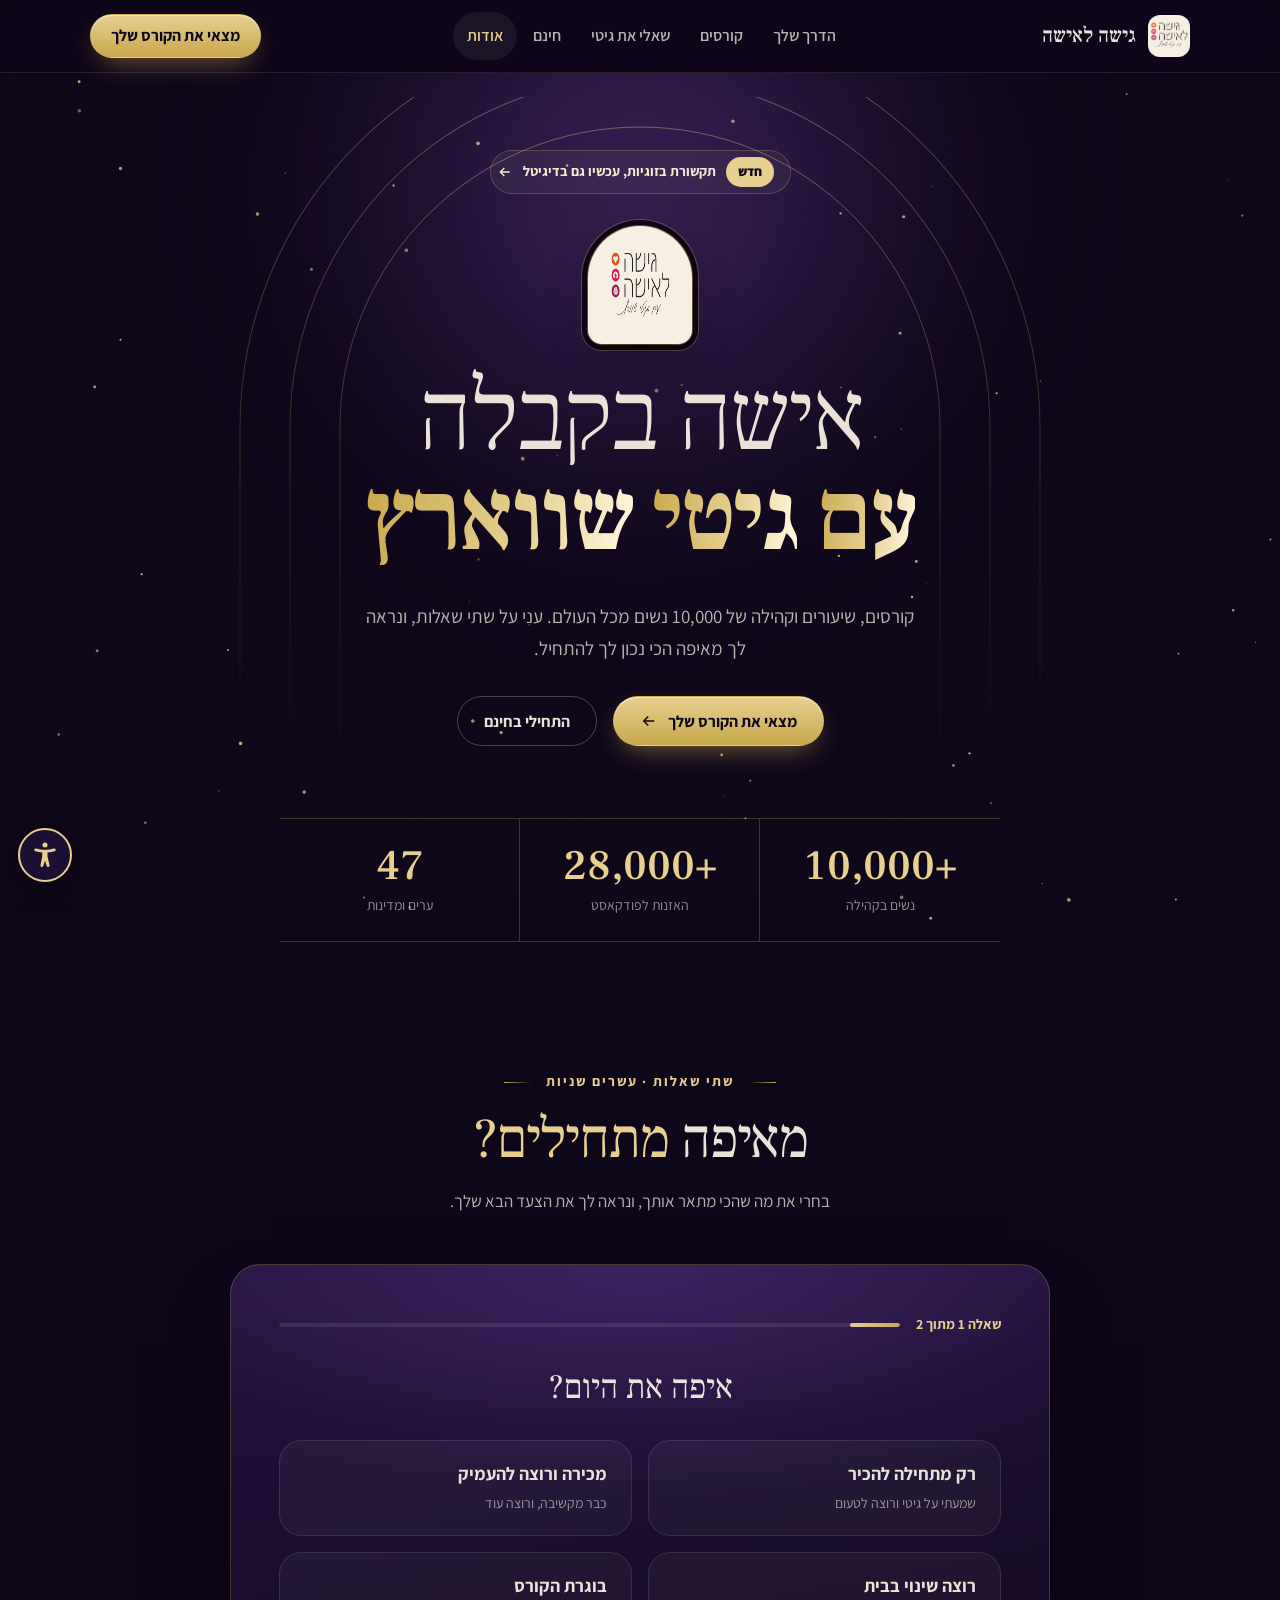
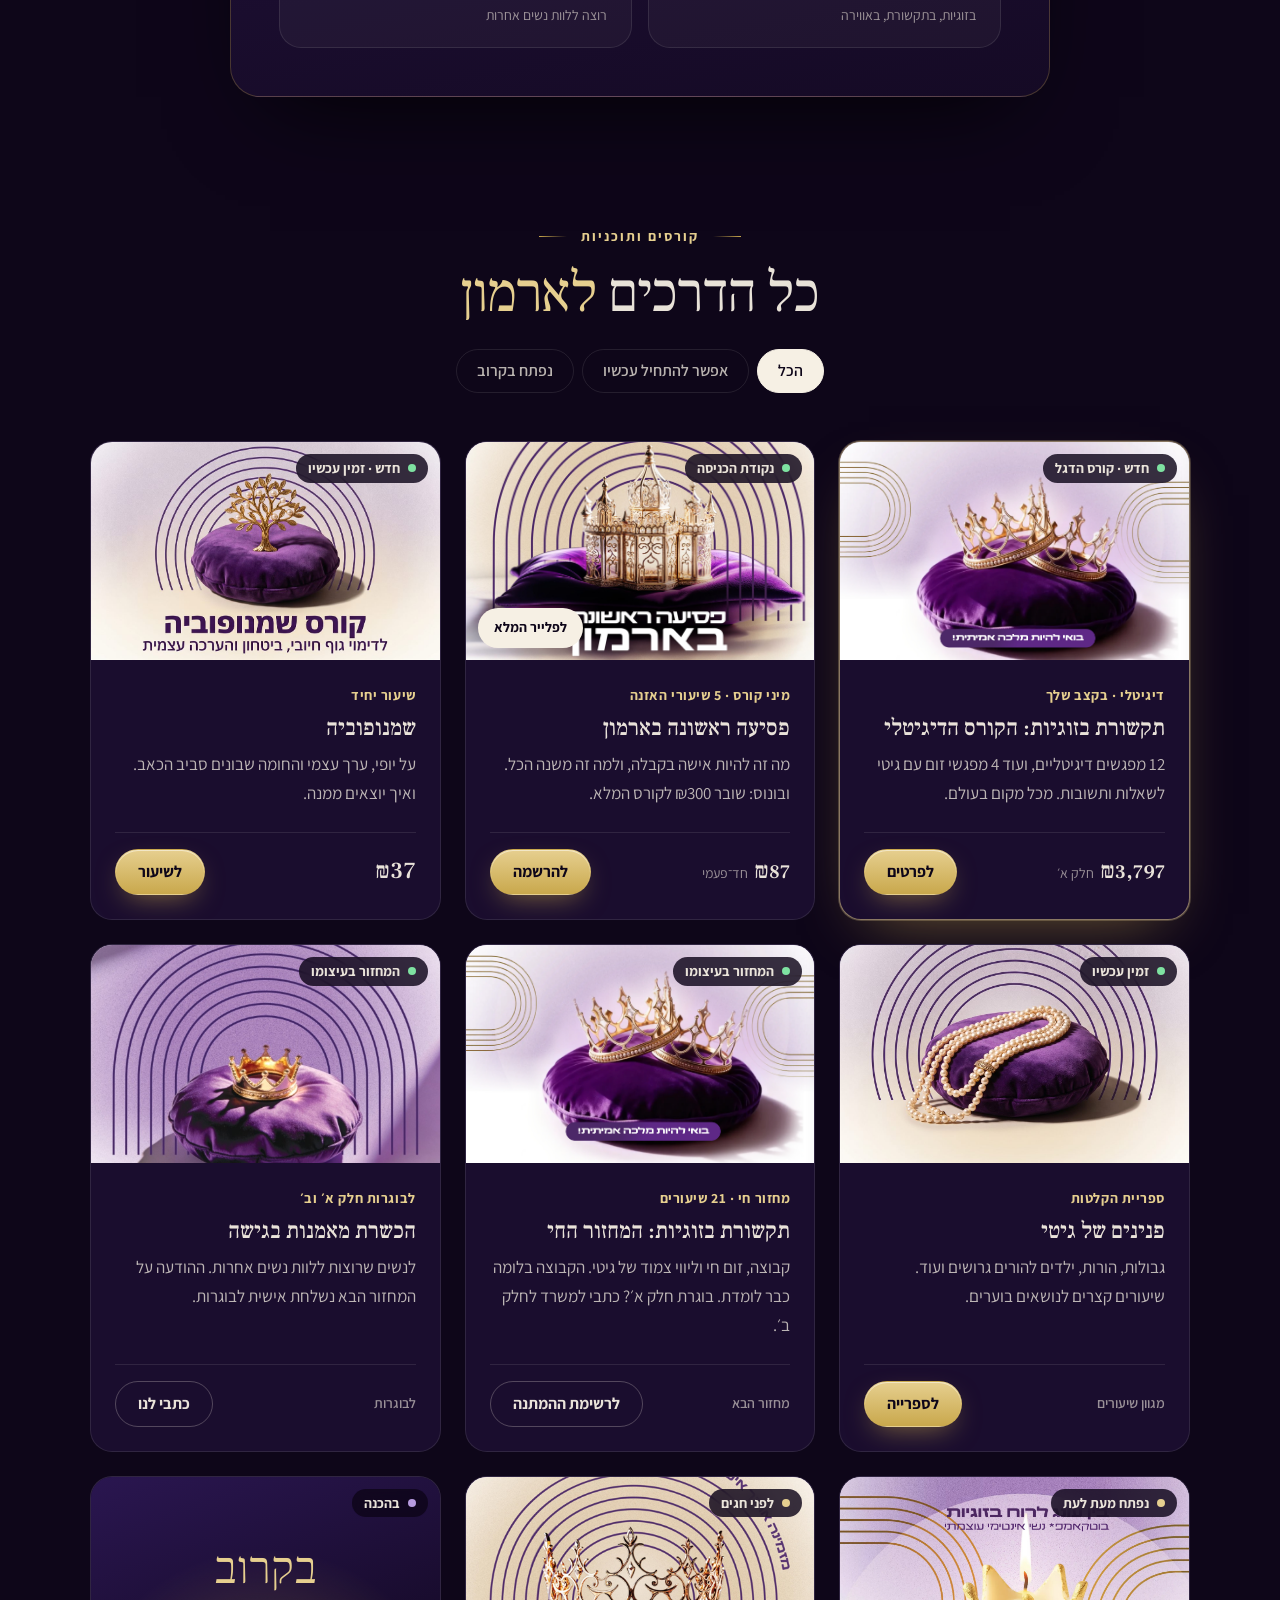
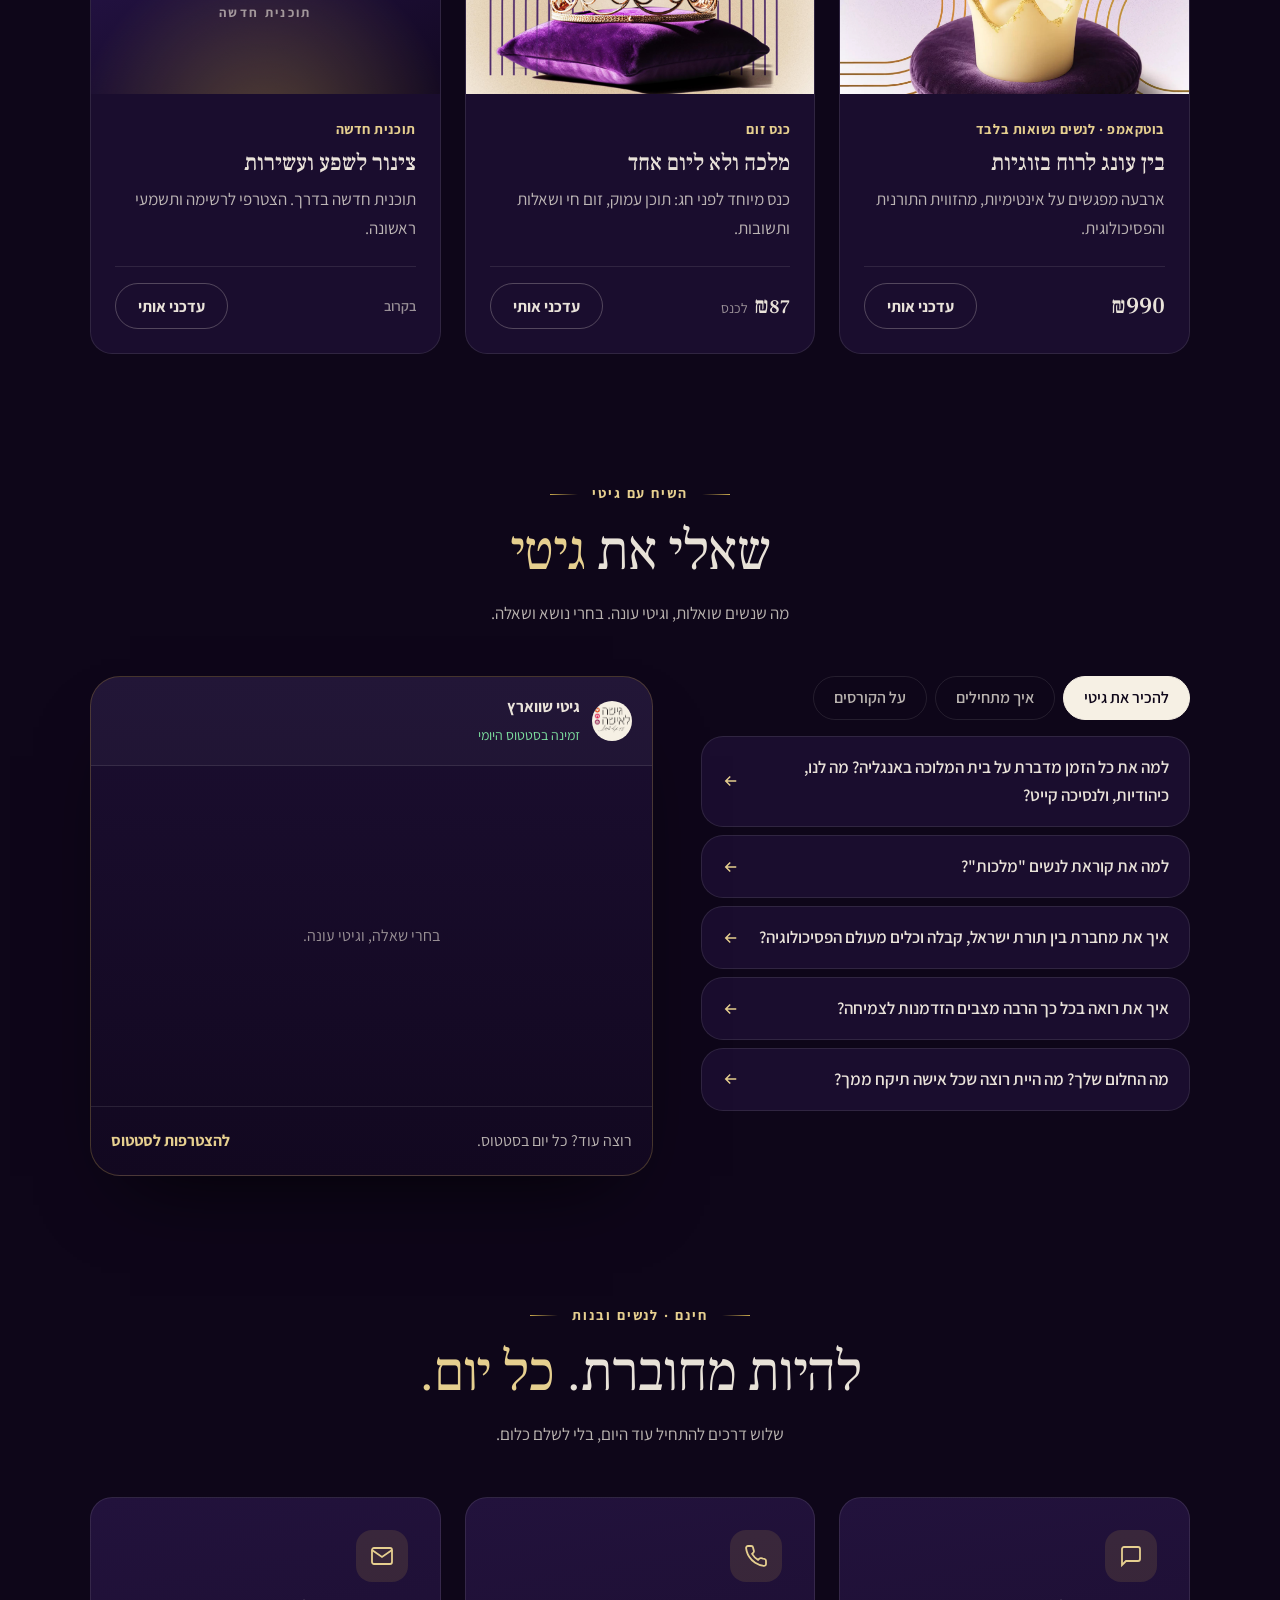
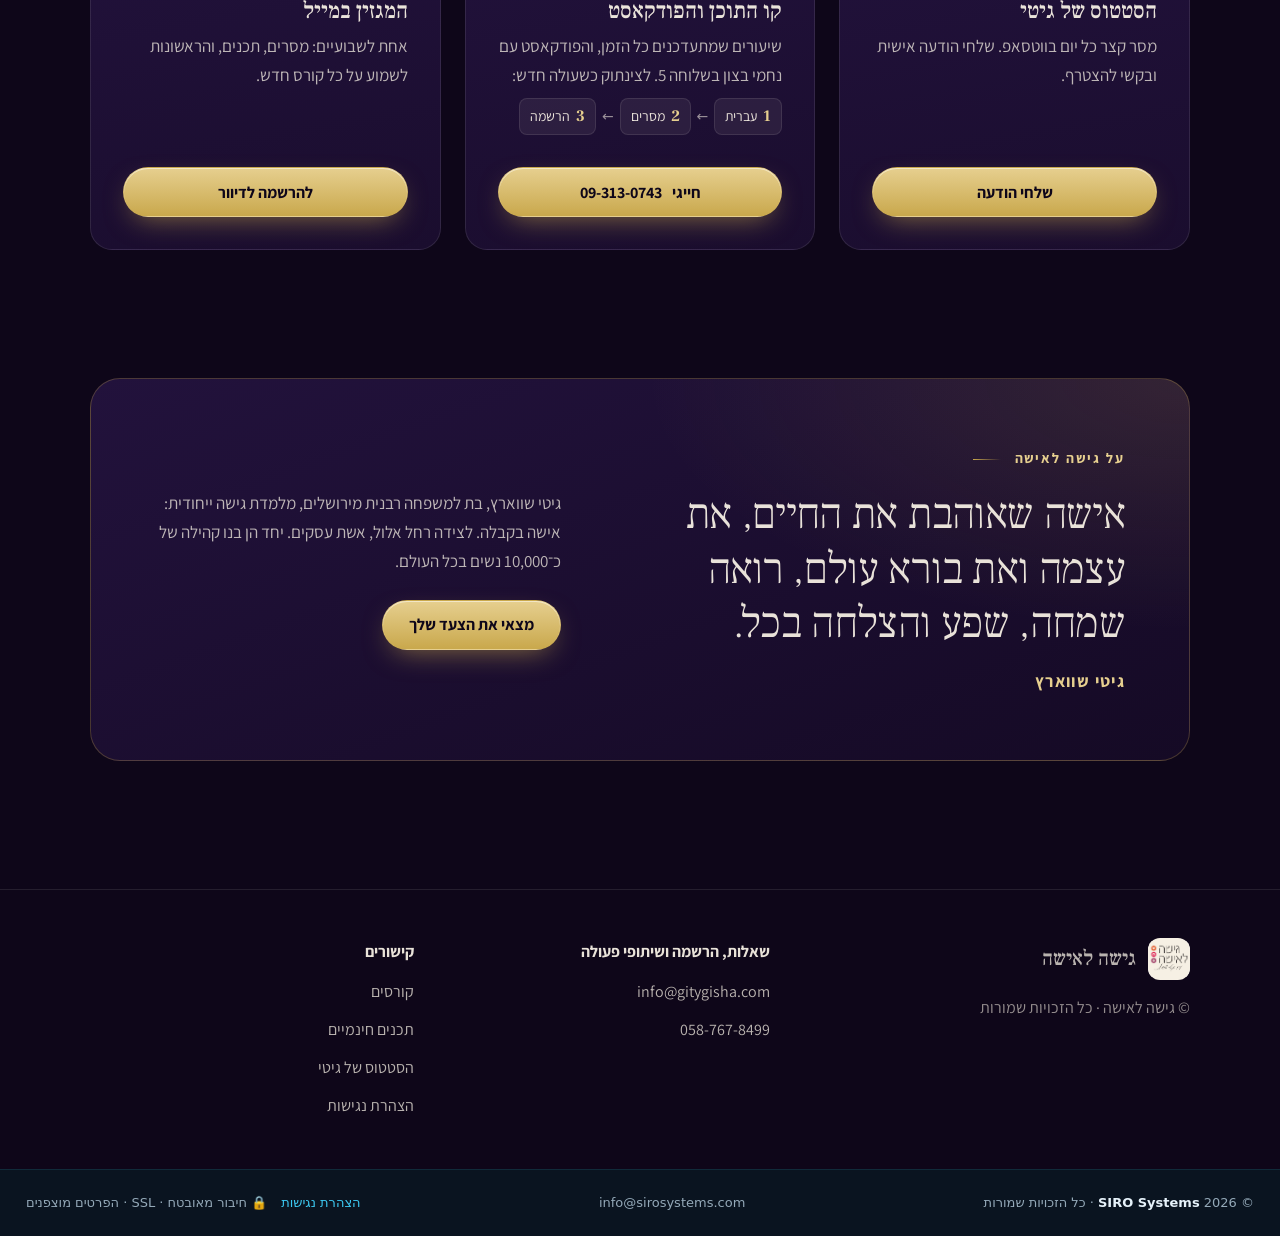
<file: index.html>
<!DOCTYPE html>
<html lang="he" dir="rtl" class="no-js">
<head>
<meta charset="UTF-8">
<meta name="viewport" content="width=device-width, initial-scale=1.0">
<meta http-equiv="Content-Security-Policy" content="upgrade-insecure-requests">
<meta name="referrer" content="strict-origin-when-cross-origin">
<title>גישה לאישה עם גיטי שווארץ | כל הקורסים, השיעורים והקהילה במקום אחד</title>
<meta name="description" content="אישה בקבלה עם גיטי שווארץ. קורס תקשורת בזוגיות, מיני קורס פסיעה ראשונה בארמון, שיעורים, קו תוכן חינמי וקהילה של 10,000 נשים מכל העולם.">
<meta property="og:title" content="גישה לאישה עם גיטי שווארץ">
<meta property="og:description" content="כל הקורסים, השיעורים והקהילה של גישה לאישה, במקום אחד.">
<meta property="og:image" content="https://allinone.gitygisha.com/pictures/tikshoret.png">
<meta name="theme-color" content="#0E0619">
<link rel="icon" href="pictures/logo.jpeg">
<link rel="preconnect" href="https://fonts.googleapis.com">
<link rel="preconnect" href="https://fonts.gstatic.com" crossorigin>
<link href="https://fonts.googleapis.com/css2?family=Frank+Ruhl+Libre:wght@300;400;500;700&family=Assistant:wght@400;500;600;700;800&display=swap" rel="stylesheet">
<link rel="stylesheet" href="assets/site.css">
<script>document.documentElement.classList.remove('no-js')</script>
</head>
<body>
<a href="#main" class="skip">דילוג לתוכן</a>
<svg width="0" height="0" aria-hidden="true" style="position:absolute"><defs><linearGradient id="gl" x1="0" y1="0" x2="0" y2="1"><stop offset="0" stop-color="#E6CF8F" stop-opacity=".9"/><stop offset="1" stop-color="#C9A84C" stop-opacity="0"/></linearGradient></defs></svg>

<header class="nav">
  <div class="wrap">
    <a class="brand" href="#top" aria-label="גישה לאישה, לראש הדף">
      <span class="brand-mark"><img src="pictures/logo.jpeg" alt="" width="50" height="36"></span>
      <span class="brand-name">גישה לאישה</span>
    </a>
    <nav aria-label="ניווט ראשי"><ul class="nav-links">
      <li><a href="#path">הדרך שלך</a></li>
      <li><a href="#courses">קורסים</a></li>
      <li><a href="#ask">שאלי את גיטי</a></li>
      <li hidden><a href="#voices">קולות</a></li>
      <li><a href="#free">חינם</a></li>
      <li><a href="#about">אודות</a></li>
    </ul></nav>
    <a class="btn btn-gold nav-cta" href="#path">מצאי את הקורס שלך</a>
  </div>
  <div class="nav-thread" aria-hidden="true"><span id="thread-fill"></span></div>
</header>

<main id="main">

<!-- HERO -->
<section class="hero" id="top" aria-labelledby="hero-t">
  <canvas class="dust" id="dust" aria-hidden="true"></canvas>
  <div class="glow glow-1" aria-hidden="true"></div>
  <svg class="arches" viewBox="0 0 1100 700" aria-hidden="true">
    <path d="M250 700V330a300 300 0 0 1 600 0v370"/>
    <path d="M200 700V330a350 350 0 0 1 700 0v370"/>
    <path d="M150 700V330a400 400 0 0 1 800 0v370"/>
  </svg>
  <div class="wrap hero-inner">
    <a class="hero-badge rv" href="#c-tikshoret"><span class="pill-new">חדש</span>תקשורת בזוגיות, עכשיו גם בדיגיטל<svg viewBox="0 0 24 24" fill="none" stroke="currentColor" stroke-width="2" aria-hidden="true"><path d="M19 12H5M11 18l-6-6 6-6"/></svg></a>
    <div class="seal rv" style="--i:1"><img src="pictures/logo.jpeg" alt="גישה לאישה עם גיטי שווארץ" width="128" height="94"></div>
    <h1 id="hero-t" class="hero-title"><span class="w">אישה</span> <span class="w">בקבלה</span> <b><span class="w">עם</span> <span class="w">גיטי</span> <span class="w">שווארץ</span></b></h1>
    <p class="lede rv" style="--i:3">קורסים, שיעורים וקהילה של 10,000 נשים מכל העולם. ענִי על שתי שאלות, ונראה לך מאיפה הכי נכון לך להתחיל.</p>
    <div class="hero-ctas rv" style="--i:4">
      <a class="btn btn-gold" href="#path">מצאי את הקורס שלך
        <svg viewBox="0 0 24 24" fill="none" stroke="currentColor" stroke-width="2" aria-hidden="true"><path d="M19 12H5M11 18l-6-6 6-6"/></svg></a>
      <a class="btn btn-ghost" href="#free">התחילי בחינם</a>
    </div>
    <dl class="stats rv" style="--i:5">
      <div class="stat"><dt class="stat-l">נשים בקהילה</dt><dd class="stat-n" data-count="10000" data-plus>10,000+</dd></div>
      <div class="stat"><dt class="stat-l">האזנות לפודקאסט</dt><dd class="stat-n" data-count="28000" data-plus>28,000+</dd></div>
      <div class="stat"><dt class="stat-l">ערים ומדינות</dt><dd class="stat-n" data-count="47">47</dd></div>
    </dl>
  </div>
</section>

<!-- 1 · PATH FINDER -->
<section class="sec" id="path" aria-labelledby="p-t">
  <div class="wrap">
    <div class="sec-head rv">
      <p class="kicker">שתי שאלות · עשרים שניות</p>
      <h2 class="sec-title" id="p-t">מאיפה <em>מתחילים?</em></h2>
      <p class="sec-sub">בחרי את מה שהכי מתאר אותך, ונראה לך את הצעד הבא שלך.</p>
    </div>

    <div class="finder rv" id="finder">
      <div class="f-top">
        <span class="f-count" id="f-count">שאלה 1 מתוך 2</span>
        <div class="f-bar" aria-hidden="true"><span id="f-bar"></span></div>
      </div>

      <div class="f-step" id="f-step1">
        <h3 class="f-q" id="fq1" tabindex="-1">איפה את היום?</h3>
        <div class="f-opts" role="group" aria-labelledby="fq1">
          <button class="f-opt" type="button" data-a="new"><b>רק מתחילה להכיר</b><span>שמעתי על גיטי ורוצה לטעום</span></button>
          <button class="f-opt" type="button" data-a="deep"><b>מכירה ורוצה להעמיק</b><span>כבר מקשיבה, ורוצה עוד</span></button>
          <button class="f-opt" type="button" data-a="home"><b>רוצה שינוי בבית</b><span>בזוגיות, בתקשורת, באווירה</span></button>
          <button class="f-opt" type="button" data-a="grad"><b>בוגרת הקורס</b><span>רוצה ללוות נשים אחרות</span></button>
        </div>
      </div>

      <div class="f-step" id="f-step2" hidden>
        <h3 class="f-q" id="fq2" tabindex="-1">כמה זמן יש לך ללמידה?</h3>
        <div class="f-opts f-opts-3" role="group" aria-labelledby="fq2">
          <button class="f-opt" type="button" data-t="min"><b>כמה דקות ביום</b><span>בדרך, במטבח, לפני השינה</span></button>
          <button class="f-opt" type="button" data-t="week"><b>שעה בשבוע</b><span>בקצב שלי, מתי שנוח</span></button>
          <button class="f-opt" type="button" data-t="frame"><b>מסגרת קבועה</b><span>עם קבוצה ומפגשים חיים</span></button>
        </div>
        <button class="link f-back" type="button" id="f-back">חזרה לשאלה הקודמת</button>
      </div>

      <div class="f-result" id="f-result" hidden tabindex="-1" aria-live="polite"></div>
    </div>
  </div>
</section>

<!-- 2 · COURSES -->
<section class="sec sec-tight" id="courses" aria-labelledby="c-t">
  <div class="wrap">
    <div class="sec-head rv">
      <p class="kicker">קורסים ותוכניות</p>
      <h2 class="sec-title" id="c-t">כל הדרכים <em>לארמון</em></h2>
      <div class="filters" role="group" aria-label="סינון קורסים">
        <button class="filter" type="button" aria-pressed="true" data-f="all">הכל</button>
        <button class="filter" type="button" aria-pressed="false" data-f="open">אפשר להתחיל עכשיו</button>
        <button class="filter" type="button" aria-pressed="false" data-f="wait">נפתח בקרוב</button>
      </div>
    </div>
    <p class="sr-only" id="filter-status" aria-live="polite"></p>

    <div class="grid">
      <article class="card feat rv" data-s="open" id="c-tikshoret">
        <div class="card-media"><img src="pictures/tikshoret.png" alt="" width="797" height="560" style="object-position:center 30%"><span class="status s-open">חדש · קורס הדגל</span></div>
        <div class="card-body">
          <p class="meta">דיגיטלי · בקצב שלך</p>
          <h3>תקשורת בזוגיות: הקורס הדיגיטלי</h3>
          <p class="desc">12 מפגשים דיגיטליים, ועוד 4 מפגשי זום עם גיטי לשאלות ותשובות. מכל מקום בעולם.</p>
          <div class="card-foot"><span class="price">₪3,797<small>חלק א׳</small></span><a class="btn btn-gold" href="https://gitygisha.com/%D7%A7%D7%95%D7%A8%D7%A1-%D7%AA%D7%A7%D7%A9%D7%95%D7%A8%D7%AA-%D7%91%D7%96%D7%95%D7%92%D7%99%D7%95%D7%AA/" target="_blank" rel="noopener">לפרטים<span class="sr-only"> על הקורס הדיגיטלי (נפתח בחלון חדש)</span></a></div>
        </div>
      </article>

      <article class="card rv" data-s="open" id="c-mini" style="--i:1">
        <div class="card-media"><img src="pictures/mini-course.png" alt="" width="818" height="447" loading="lazy"><span class="status s-open">נקודת הכניסה</span>
          <button class="media-chip" type="button" data-open-flyer>לפלייר המלא</button></div>
        <div class="card-body">
          <p class="meta">מיני קורס · 5 שיעורי האזנה</p>
          <h3>פסיעה ראשונה בארמון</h3>
          <p class="desc">מה זה להיות אישה בקבלה, ולמה זה משנה הכל. ובונוס: שובר ₪300 לקורס המלא.</p>
          <div class="card-foot"><span class="price">₪87<small>חד־פעמי</small></span><a class="btn btn-gold" href="https://secure.cardcom.solutions/e/7plsttYqU2aUDeqA1OMBQ" target="_blank" rel="noopener">להרשמה<span class="sr-only"> לפסיעה ראשונה בארמון (נפתח בחלון חדש)</span></a></div>
        </div>
      </article>

      <article class="card rv" data-s="open" id="c-shmeno" style="--i:2">
        <div class="card-media"><img src="pictures/shmanophobia.jpg" alt="" width="1200" height="670" loading="lazy" style="object-position:center"><span class="status s-open">חדש · זמין עכשיו</span></div>
        <div class="card-body">
          <p class="meta">שיעור יחיד</p>
          <h3>שמנופוביה</h3>
          <p class="desc">על יופי, ערך עצמי והחומה שבונים סביב הכאב. ואיך יוצאים ממנה.</p>
          <div class="card-foot"><span class="price">₪37</span><a class="btn btn-gold" href="https://my.schooler.biz/s/115640/shmenofob" target="_blank" rel="noopener">לשיעור<span class="sr-only"> שמנופוביה (נפתח בחלון חדש)</span></a></div>
        </div>
      </article>

      <article class="card rv" data-s="open" id="c-pninim">
        <div class="card-media"><img src="pictures/pninim.jpg" alt="" width="1200" height="896" loading="lazy" style="object-position:center 55%"><span class="status s-open">זמין עכשיו</span></div>
        <div class="card-body">
          <p class="meta">ספריית הקלטות</p>
          <h3>פנינים של גיטי</h3>
          <p class="desc">גבולות, הורות, ילדים להורים גרושים ועוד. שיעורים קצרים לנושאים בוערים.</p>
          <div class="card-foot"><span class="price muted">מגוון שיעורים</span><a class="btn btn-gold" href="https://my.schooler.biz/s/114432/gvoolut" target="_blank" rel="noopener">לספרייה<span class="sr-only"> פנינים של גיטי (נפתח בחלון חדש)</span></a></div>
        </div>
      </article>

      <article class="card rv" data-s="wait" id="c-live" style="--i:1">
        <div class="card-media"><img src="pictures/tikshoret.png" alt="" width="797" height="560" loading="lazy" style="object-position:center 70%"><span class="status s-live">המחזור בעיצומו</span></div>
        <div class="card-body">
          <p class="meta">מחזור חי · 21 שיעורים</p>
          <h3>תקשורת בזוגיות: המחזור החי</h3>
          <p class="desc">קבוצה, זום חי וליווי צמוד של גיטי. הקבוצה בלומה כבר לומדת. בוגרת חלק א׳? כתבי למשרד לחלק ב׳.</p>
          <div class="card-foot"><span class="price muted">מחזור הבא</span><a class="btn btn-ghost" href="https://registrationform.ravpage.co.il/free" target="_blank" rel="noopener">לרשימת ההמתנה<span class="sr-only"> (נפתח בחלון חדש)</span></a></div>
        </div>
      </article>

      <article class="card rv" data-s="wait" id="c-coach" style="--i:2">
        <div class="card-media"><img src="pictures/maamanot.jpeg" alt="" loading="lazy"><span class="status s-live">המחזור בעיצומו</span></div>
        <div class="card-body">
          <p class="meta">לבוגרות חלק א׳ וב׳</p>
          <h3>הכשרת מאמנות בגישה</h3>
          <p class="desc">לנשים שרוצות ללוות נשים אחרות. ההודעה על המחזור הבא נשלחת אישית לבוגרות.</p>
          <div class="card-foot"><span class="price muted">לבוגרות</span><a class="btn btn-ghost" href="mailto:info@gitygisha.com?subject=%D7%94%D7%9B%D7%A9%D7%A8%D7%AA%20%D7%9E%D7%90%D7%9E%D7%A0%D7%95%D7%AA">כתבי לנו<span class="sr-only"> על הכשרת מאמנות</span></a></div>
        </div>
      </article>

      <article class="card rv" data-s="wait" id="c-boot">
        <div class="card-media"><img src="pictures/botcamp.png" alt="" width="683" height="595" loading="lazy"><span class="status s-season">נפתח מעת לעת</span></div>
        <div class="card-body">
          <p class="meta">בוטקאמפ · לנשים נשואות בלבד</p>
          <h3>בין עונג לרוח בזוגיות</h3>
          <p class="desc">ארבעה מפגשים על אינטימיות, מהזווית התורנית והפסיכולוגית.</p>
          <div class="card-foot"><span class="price">₪990</span><a class="btn btn-ghost" href="https://registrationform.ravpage.co.il/free" target="_blank" rel="noopener">עדכני אותי<span class="sr-only"> על הבוטקאמפ (נפתח בחלון חדש)</span></a></div>
        </div>
      </article>

      <article class="card rv" data-s="wait" id="c-malka" style="--i:1">
        <div class="card-media"><img src="pictures/malka.png" alt="" loading="lazy" style="object-position:center 40%"><span class="status s-season">לפני חגים</span></div>
        <div class="card-body">
          <p class="meta">כנס זום</p>
          <h3>מלכה ולא ליום אחד</h3>
          <p class="desc">כנס מיוחד לפני חג: תוכן עמוק, זום חי ושאלות ותשובות.</p>
          <div class="card-foot"><span class="price">₪87<small>לכנס</small></span><a class="btn btn-ghost" href="https://registrationform.ravpage.co.il/free" target="_blank" rel="noopener">עדכני אותי<span class="sr-only"> על הכנס הבא (נפתח בחלון חדש)</span></a></div>
        </div>
      </article>

      <article class="card rv" data-s="wait" id="c-shefa" style="--i:2">
        <div class="card-media type-media"><div class="tm"><span>בקרוב</span><small>תוכנית חדשה</small></div><span class="status s-soon">בהכנה</span></div>
        <div class="card-body">
          <p class="meta">תוכנית חדשה</p>
          <h3>צינור לשפע ועשירות</h3>
          <p class="desc">תוכנית חדשה בדרך. הצטרפי לרשימה ותשמעי ראשונה.</p>
          <div class="card-foot"><span class="price muted">בקרוב</span><a class="btn btn-ghost" href="https://registrationform.ravpage.co.il/free" target="_blank" rel="noopener">עדכני אותי<span class="sr-only"> על צינור לשפע (נפתח בחלון חדש)</span></a></div>
        </div>
      </article>
    </div>
  </div>
</section>

<!-- 3 · ASK GITTY: שאלות ותשובות אמיתיות של גיטי (נשלחו בנובמבר 2026). התוכן ב-assets/site.js, מערך qa -->
<section class="sec sec-tight" id="ask" aria-labelledby="a-t">
  <div class="wrap">
    <div class="sec-head rv">
      <p class="kicker">השיח עם גיטי</p>
      <h2 class="sec-title" id="a-t">שאלי את <em>גיטי</em></h2>
      <p class="sec-sub">מה שנשים שואלות, וגיטי עונה. בחרי נושא ושאלה.</p>
    </div>
    <div class="chat-wrap rv">
      <div>
        <div class="filters q-topics" id="q-topics" role="group" aria-label="נושאי השאלות">
          <button class="filter" type="button" aria-pressed="true" data-g="gitty">להכיר את גיטי</button>
          <button class="filter" type="button" aria-pressed="false" data-g="start">איך מתחילים</button>
          <button class="filter" type="button" aria-pressed="false" data-g="courses">על הקורסים</button>
        </div>
        <div class="q-list" id="q-list" role="group" aria-label="שאלות לגיטי"></div>
      </div>
      <div class="phone">
        <div class="phone-top">
          <span class="brand-mark"><img src="pictures/logo.jpeg" alt="" width="48" height="35"></span>
          <div><b>גיטי שווארץ</b><span id="chat-state">זמינה בסטטוס היומי</span></div>
        </div>
        <div class="thread" id="thread" aria-live="polite"><p class="chat-hint">בחרי שאלה, וגיטי עונה.</p></div>
        <div class="chat-foot"><span>רוצה עוד? כל יום בסטטוס.</span><a class="link" href="https://wa.me/447791224946" target="_blank" rel="noopener">להצטרפות לסטטוס <span class="sr-only">(נפתח בחלון חדש)</span></a></div>
      </div>
    </div>
  </div>
</section>

<!-- VOICES -->
<!-- ⚠ טקסטים לדוגמה בלבד. להחליף בציטוטים אמיתיים (באישור הכותבות) לפני העלייה לאוויר. -->
<!-- TEMP-HIDDEN: מוסתר עד שיגיעו ציטוטים אמיתיים -->
<section class="sec sec-tight" id="voices" aria-labelledby="v-t" hidden>
  <div class="wrap">
    <div class="sec-head rv">
      <p class="kicker">קולות מהקהילה</p>
      <h2 class="sec-title" id="v-t">מה הן <em>מספרות</em></h2>
      <p class="sec-sub">נשים מכל העולם, על הרגע שבו משהו זז.</p>
    </div>
    <div class="voices rv" id="voices-box">
      <ul class="v-list" role="tablist" aria-label="בחרי סיפור" id="v-tabs"></ul>
      <div class="v-stage">
        <div id="v-panels"></div>
        <div class="v-controls">
          <button class="icon-btn" type="button" id="v-prev" aria-label="הסיפור הקודם"><svg viewBox="0 0 24 24" fill="none" stroke="currentColor" stroke-width="2" aria-hidden="true"><path d="m9 18 6-6-6-6"/></svg></button>
          <button class="icon-btn" type="button" id="v-pause" aria-label="עצירת ההחלפה האוטומטית"><svg viewBox="0 0 24 24" fill="currentColor" aria-hidden="true"><rect x="6" y="5" width="4" height="14" rx="1"/><rect x="14" y="5" width="4" height="14" rx="1"/></svg></button>
          <button class="icon-btn" type="button" id="v-next" aria-label="הסיפור הבא"><svg viewBox="0 0 24 24" fill="none" stroke="currentColor" stroke-width="2" aria-hidden="true"><path d="m15 18-6-6 6-6"/></svg></button>
        </div>
      </div>
    </div>
  </div>
</section>

<!-- 4 · FREE -->
<section class="sec sec-tight" id="free" aria-labelledby="f-t">
  <div class="wrap">
    <div class="sec-head rv">
      <p class="kicker">חינם · לנשים ובנות</p>
      <h2 class="sec-title" id="f-t">להיות מחוברת. <em>כל יום.</em></h2>
      <p class="sec-sub">שלוש דרכים להתחיל עוד היום, בלי לשלם כלום.</p>
    </div>
    <div class="tiles">
      <div class="tile rv">
        <div class="tile-ico"><svg viewBox="0 0 24 24" fill="none" stroke="currentColor" stroke-width="1.8" aria-hidden="true"><path d="M21 15a2 2 0 0 1-2 2H7l-4 4V5a2 2 0 0 1 2-2h14a2 2 0 0 1 2 2z"/></svg></div>
        <h3>הסטטוס של גיטי</h3>
        <p>מסר קצר כל יום בווטסאפ. שלחי הודעה אישית ובקשי להצטרף.</p>
        <a class="btn btn-gold" href="https://wa.me/447791224946" target="_blank" rel="noopener">שלחי הודעה<span class="sr-only"> בווטסאפ (נפתח בחלון חדש)</span></a>
      </div>
      <div class="tile rv" style="--i:1">
        <div class="tile-ico"><svg viewBox="0 0 24 24" fill="none" stroke="currentColor" stroke-width="1.8" aria-hidden="true"><path d="M22 16.9v3a2 2 0 0 1-2.2 2 19.8 19.8 0 0 1-8.6-3.1 19.5 19.5 0 0 1-6-6A19.8 19.8 0 0 1 2.1 4.2 2 2 0 0 1 4.1 2h3a2 2 0 0 1 2 1.7c.1 1 .4 1.9.7 2.8a2 2 0 0 1-.5 2.1L8.1 9.9a16 16 0 0 0 6 6l1.3-1.3a2 2 0 0 1 2.1-.4c.9.3 1.8.6 2.8.7a2 2 0 0 1 1.7 2z"/></svg></div>
        <h3>קו התוכן והפודקאסט</h3>
        <p>שיעורים שמתעדכנים כל הזמן, והפודקאסט עם נחמי בצון בשלוחה 5. לצינתוק כשעולה חדש:</p>
        <div class="ivr" aria-label="להרשמה לצינתוק: 1 עברית, 2 מסרים, 3 הרשמה"><span class="key"><b>1</b> עברית</span><span class="sep" aria-hidden="true">←</span><span class="key"><b>2</b> מסרים</span><span class="sep" aria-hidden="true">←</span><span class="key"><b>3</b> הרשמה</span></div>
        <a class="btn btn-gold" href="tel:+97293130743">חייגי <span dir="ltr">09‑313‑0743</span></a>
      </div>
      <div class="tile rv" style="--i:2">
        <div class="tile-ico"><svg viewBox="0 0 24 24" fill="none" stroke="currentColor" stroke-width="1.8" aria-hidden="true"><rect x="2" y="4" width="20" height="16" rx="2"/><path d="m22 6-10 7L2 6"/></svg></div>
        <h3>המגזין במייל</h3>
        <p>אחת לשבועיים: מסרים, תכנים, והראשונות לשמוע על כל קורס חדש.</p>
        <a class="btn btn-gold" href="https://registrationform.ravpage.co.il/free" target="_blank" rel="noopener">להרשמה לדיוור<span class="sr-only"> (נפתח בחלון חדש)</span></a>
      </div>
    </div>
  </div>
</section>

<!-- 5 · ABOUT -->
<section class="sec sec-tight" id="about" aria-labelledby="ab-t">
  <div class="wrap">
    <div class="about rv">
      <div>
        <p class="kicker" id="ab-t">על גישה לאישה</p>
        <blockquote>אישה שאוהבת את החיים, את עצמה ואת בורא עולם, רואה שמחה, שפע והצלחה בכל.</blockquote>
        <cite>גיטי שווארץ</cite>
      </div>
      <div class="about-side">
        <p>גיטי שווארץ, בת למשפחה רבנית מירושלים, מלמדת גישה ייחודית: אישה בקבלה. לצידה רחל אלול, אשת עסקים. יחד הן בנו קהילה של כ־10,000 נשים בכל העולם.</p>
        <a class="btn btn-gold" href="#path">מצאי את הצעד שלך</a>
      </div>
    </div>
  </div>
</section>
</main>

<div class="page-foot"><div class="wrap">
  <div class="pf-col">
    <a class="brand" href="#top"><span class="brand-mark"><img src="pictures/logo.jpeg" alt="" width="50" height="36"></span><span class="brand-name">גישה לאישה</span></a>
    <span>© גישה לאישה · כל הזכויות שמורות</span>
  </div>
  <div class="pf-col">
    <b>שאלות, הרשמה ושיתופי פעולה</b>
    <a href="mailto:info@gitygisha.com">info@gitygisha.com</a>
    <a href="tel:+972587678499"><span dir="ltr">058‑767‑8499</span></a>
  </div>
  <nav class="pf-col" aria-label="קישורים בתחתית">
    <b>קישורים</b>
    <a href="#courses">קורסים</a><a href="#free">תכנים חינמיים</a><a href="https://wa.me/447791224946" target="_blank" rel="noopener">הסטטוס של גיטי</a><a href="accessibility.html">הצהרת נגישות</a>
  </nav>
</div></div>

<footer class="siro-footer" role="contentinfo" lang="he" dir="rtl" style="background:#0a1420;color:#94a9b8;font-size:13px;padding:22px 26px;border-top:1px solid rgba(60,200,240,.12);display:flex;flex-wrap:wrap;gap:14px;justify-content:space-between;align-items:center;font-family:'IBM Plex Sans Hebrew',system-ui,Arial,sans-serif">
  <span>© 2026 <b style="color:#e6f2fa">SIRO Systems</b> · כל הזכויות שמורות</span>
  <a href="mailto:info@sirosystems.com" style="color:#94a9b8;text-decoration:none">info@sirosystems.com</a>
  <span style="display:inline-flex;align-items:center;gap:14px">
    <a href="/accessibility.html" style="color:#3cc8f0;text-decoration:none">הצהרת נגישות</a>
    <span>🔒 חיבור מאובטח · SSL · הפרטים מוצפנים</span>
  </span>
</footer>

<!-- mobile action dock -->
<div class="dock" id="dock" role="region" aria-label="פעולות מהירות">
  <a class="btn btn-gold" href="#path">מצאי את הקורס שלך</a>
  <a class="dock-wa" href="https://wa.me/447791224946" target="_blank" rel="noopener" aria-label="הסטטוס של גיטי בווטסאפ (נפתח בחלון חדש)"><svg viewBox="0 0 24 24" fill="none" stroke="currentColor" stroke-width="1.8" aria-hidden="true"><path d="M21 15a2 2 0 0 1-2 2H7l-4 4V5a2 2 0 0 1 2-2h14a2 2 0 0 1 2 2z"/></svg></a>
</div>

<dialog class="flyer" id="flyer" aria-label="פרטי המיני קורס פסיעה ראשונה בארמון">
  <div class="box">
    <button class="close" type="button" data-close-flyer aria-label="סגירה"><svg viewBox="0 0 24 24" fill="none" stroke="currentColor" stroke-width="2" aria-hidden="true"><path d="M18 6 6 18M6 6l12 12"/></svg></button>
    <img src="pictures/mini-course-flyer.jpg" alt="פלייר המיני קורס פסיעה ראשונה בארמון: 5 שיעורי האזנה, ₪87, בונוס שובר ₪300 לקורס המלא" loading="lazy">
  </div>
</dialog>

<script src="assets/site.js" defer></script>
<script src="assets/a11y.js" defer></script>
</body>
</html>
</file>
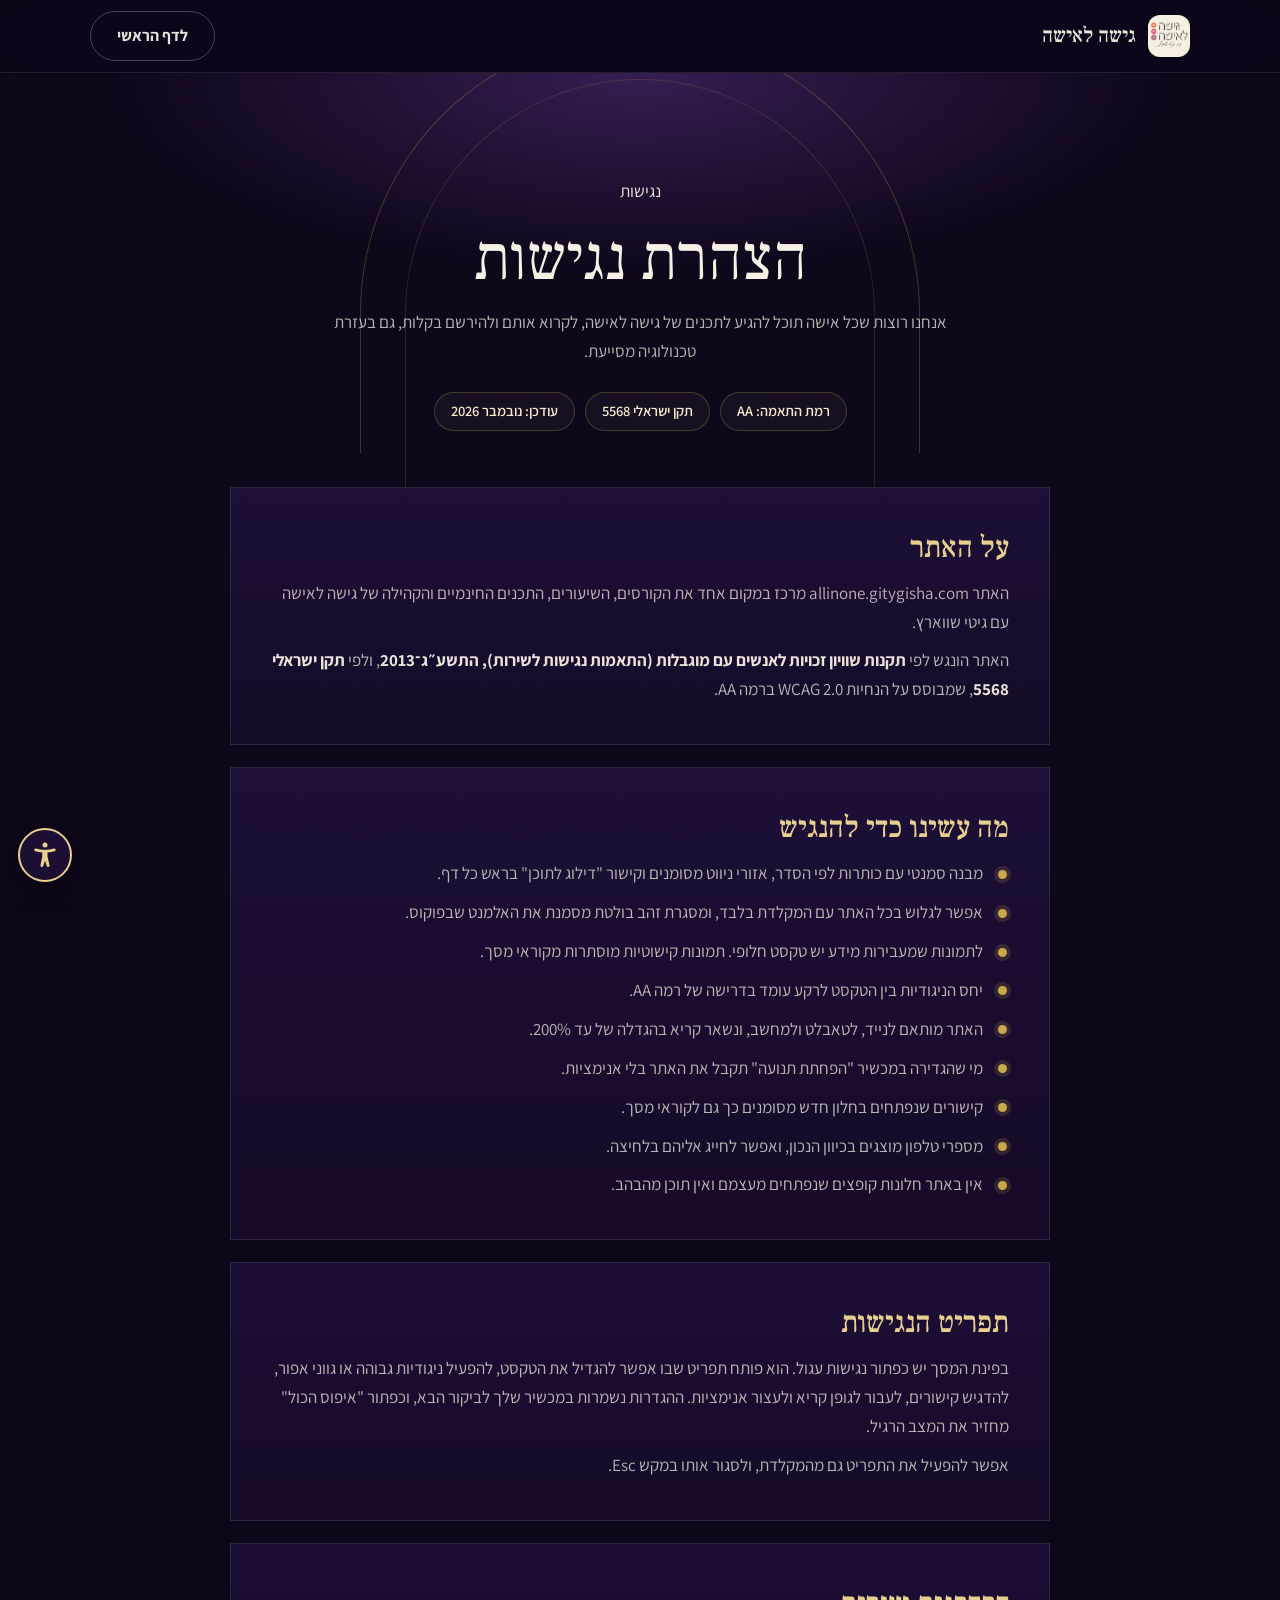
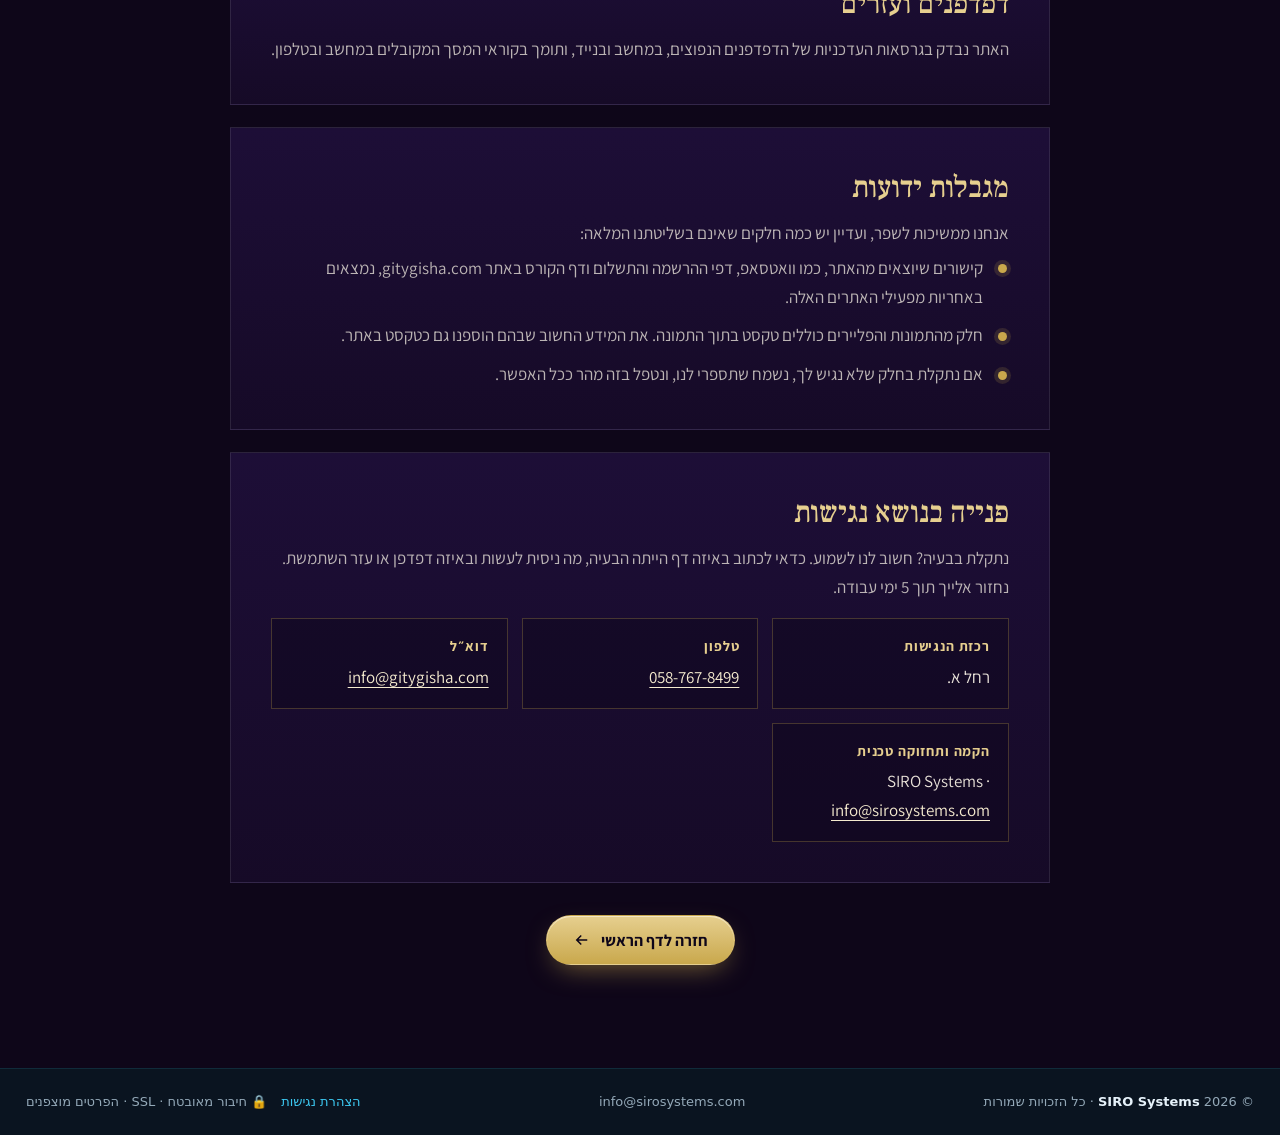
<file: accessibility.html>
<!DOCTYPE html>
<html lang="he" dir="rtl">
<head>
<meta charset="UTF-8">
<meta name="viewport" content="width=device-width, initial-scale=1.0">
<meta http-equiv="Content-Security-Policy" content="upgrade-insecure-requests">
<meta name="referrer" content="strict-origin-when-cross-origin">
<title>הצהרת נגישות | גישה לאישה עם גיטי שווארץ</title>
<meta name="description" content="הצהרת הנגישות של אתר גישה לאישה: רמת ההתאמה, מה הונגש, מגבלות ידועות ודרכי פנייה בנושא נגישות.">
<meta name="robots" content="index, follow">
<meta name="theme-color" content="#0E0619">
<link rel="icon" href="pictures/logo.jpeg">
<link rel="preconnect" href="https://fonts.googleapis.com">
<link rel="preconnect" href="https://fonts.gstatic.com" crossorigin>
<link href="https://fonts.googleapis.com/css2?family=Frank+Ruhl+Libre:wght@300;400;500;700&family=Assistant:wght@400;500;600;700;800&display=swap" rel="stylesheet">
<link rel="stylesheet" href="assets/site.css">
<style>
  .a11y-hero{position:relative;padding:clamp(56px,9vw,104px) 0 clamp(36px,5vw,56px);text-align:center;overflow:hidden}
  .a11y-hero::before{content:"";position:absolute;inset:0;background:radial-gradient(60% 70% at 50% 0%,rgba(107,63,160,.42),transparent 70%);pointer-events:none}
  .a11y-hero .arch{position:absolute;left:50%;top:-40px;width:min(560px,90vw);height:420px;transform:translateX(-50%);border:1px solid var(--line);border-bottom:0;border-radius:280px 280px 0 0;pointer-events:none}
  .a11y-hero .arch.in{width:min(470px,76vw);top:6px;opacity:.6}
  .a11y-hero .wrap{position:relative}
  .a11y-hero h1{font-family:var(--f-display);font-weight:400;font-size:clamp(38px,6vw,64px);line-height:1.1;margin:18px 0 14px;color:var(--ivory)}
  .a11y-hero p{color:var(--text-2);max-width:620px;margin-inline:auto}
  .a11y-meta{display:flex;flex-wrap:wrap;justify-content:center;gap:10px;margin-top:26px}
  .a11y-meta span{border:1px solid var(--line);border-radius:99px;padding:6px 16px;font-size:14.5px;font-weight:600;color:var(--gold-100);background:rgba(246,240,228,.04)}
  .a11y-body{max-width:820px;margin-inline:auto;padding-bottom:clamp(64px,8vw,104px);display:grid;gap:22px}
  .a11y-sec{background:linear-gradient(180deg,rgba(42,22,80,.55),rgba(29,15,51,.55));border:1px solid var(--line-2);border-radius:var(--r-lg);padding:clamp(24px,4vw,40px)}
  .a11y-sec h2{font-family:var(--f-display);font-weight:500;font-size:clamp(24px,3vw,30px);color:var(--gold-300);margin-bottom:12px;line-height:1.3}
  .a11y-sec p+p{margin-top:10px}
  .a11y-sec p,.a11y-sec li{color:var(--text-2)}
  .a11y-sec strong{color:var(--text)}
  .a11y-list{list-style:none;display:grid;gap:10px;margin-top:6px}
  .a11y-list li{position:relative;padding-inline-start:26px}
  .a11y-list li::before{content:"";position:absolute;inset-inline-start:2px;top:.62em;width:9px;height:9px;border-radius:50%;background:var(--gold-500);box-shadow:0 0 0 4px rgba(201,168,76,.16)}
  .a11y-contact{display:grid;grid-template-columns:repeat(auto-fit,minmax(220px,1fr));gap:14px;margin-top:16px}
  .a11y-contact div{border:1px solid var(--line);border-radius:var(--r-md);padding:16px 18px;background:rgba(14,6,25,.4)}
  .a11y-contact dt{font-size:14px;font-weight:700;letter-spacing:.06em;color:var(--gold-300);margin-bottom:4px}
  .a11y-contact dd{color:var(--text)}
  .a11y-contact a{color:var(--gold-100);text-underline-offset:4px}
  .a11y-contact a:hover{color:var(--gold-300)}
  .a11y-back{display:flex;justify-content:center;margin-top:10px}
</style>
</head>
<body>
<a href="#main" class="skip">דילוג לתוכן</a>

<header class="nav">
  <div class="wrap">
    <a class="brand" href="/" aria-label="גישה לאישה, חזרה לדף הראשי">
      <span class="brand-mark"><img src="pictures/logo.jpeg" alt="" width="50" height="36"></span>
      <span class="brand-name">גישה לאישה</span>
    </a>
    <a class="btn btn-ghost btn-sm" href="/">לדף הראשי</a>
  </div>
</header>

<main id="main">
  <section class="a11y-hero" aria-labelledby="a11y-title">
    <span class="arch" aria-hidden="true"></span><span class="arch in" aria-hidden="true"></span>
    <div class="wrap">
      <span class="eyebrow">נגישות</span>
      <h1 id="a11y-title">הצהרת נגישות</h1>
      <p>אנחנו רוצות שכל אישה תוכל להגיע לתכנים של גישה לאישה, לקרוא אותם ולהירשם בקלות, גם בעזרת טכנולוגיה מסייעת.</p>
      <div class="a11y-meta">
        <span>רמת התאמה: AA</span>
        <span>תקן ישראלי 5568</span>
        <span>עודכן: נובמבר 2026</span>
      </div>
    </div>
  </section>

  <div class="wrap">
    <div class="a11y-body">

      <section class="a11y-sec" aria-labelledby="s-scope">
        <h2 id="s-scope">על האתר</h2>
        <p>האתר <bdi dir="ltr">allinone.gitygisha.com</bdi> מרכז במקום אחד את הקורסים, השיעורים, התכנים החינמיים והקהילה של גישה לאישה עם גיטי שווארץ.</p>
        <p>האתר הונגש לפי <strong>תקנות שוויון זכויות לאנשים עם מוגבלות (התאמות נגישות לשירות), התשע״ג־2013</strong>, ולפי <strong>תקן ישראלי 5568</strong>, שמבוסס על הנחיות WCAG 2.0 ברמה AA.</p>
      </section>

      <section class="a11y-sec" aria-labelledby="s-done">
        <h2 id="s-done">מה עשינו כדי להנגיש</h2>
        <ul class="a11y-list">
          <li>מבנה סמנטי עם כותרות לפי הסדר, אזורי ניווט מסומנים וקישור "דילוג לתוכן" בראש כל דף.</li>
          <li>אפשר לגלוש בכל האתר עם המקלדת בלבד, ומסגרת זהב בולטת מסמנת את האלמנט שבפוקוס.</li>
          <li>לתמונות שמעבירות מידע יש טקסט חלופי. תמונות קישוטיות מוסתרות מקוראי מסך.</li>
          <li>יחס הניגודיות בין הטקסט לרקע עומד בדרישה של רמה AA.</li>
          <li>האתר מותאם לנייד, לטאבלט ולמחשב, ונשאר קריא בהגדלה של עד 200%.</li>
          <li>מי שהגדירה במכשיר "הפחתת תנועה" תקבל את האתר בלי אנימציות.</li>
          <li>קישורים שנפתחים בחלון חדש מסומנים כך גם לקוראי מסך.</li>
          <li>מספרי טלפון מוצגים בכיוון הנכון, ואפשר לחייג אליהם בלחיצה.</li>
          <li>אין באתר חלונות קופצים שנפתחים מעצמם ואין תוכן מהבהב.</li>
        </ul>
      </section>

      <section class="a11y-sec" aria-labelledby="s-widget">
        <h2 id="s-widget">תפריט הנגישות</h2>
        <p>בפינת המסך יש כפתור נגישות עגול. הוא פותח תפריט שבו אפשר להגדיל את הטקסט, להפעיל ניגודיות גבוהה או גווני אפור, להדגיש קישורים, לעבור לגופן קריא ולעצור אנימציות. ההגדרות נשמרות במכשיר שלך לביקור הבא, וכפתור "איפוס הכול" מחזיר את המצב הרגיל.</p>
        <p>אפשר להפעיל את התפריט גם מהמקלדת, ולסגור אותו במקש Esc.</p>
      </section>

      <section class="a11y-sec" aria-labelledby="s-browsers">
        <h2 id="s-browsers">דפדפנים ועזרים</h2>
        <p>האתר נבדק בגרסאות העדכניות של הדפדפנים הנפוצים, במחשב ובנייד, ותומך בקוראי המסך המקובלים במחשב ובטלפון.</p>
      </section>

      <section class="a11y-sec" aria-labelledby="s-limits">
        <h2 id="s-limits">מגבלות ידועות</h2>
        <p>אנחנו ממשיכות לשפר, ועדיין יש כמה חלקים שאינם בשליטתנו המלאה:</p>
        <ul class="a11y-list">
          <li>קישורים שיוצאים מהאתר, כמו וואטסאפ, דפי ההרשמה והתשלום ודף הקורס באתר <bdi dir="ltr">gitygisha.com</bdi>, נמצאים באחריות מפעילי האתרים האלה.</li>
          <li>חלק מהתמונות והפליירים כוללים טקסט בתוך התמונה. את המידע החשוב שבהם הוספנו גם כטקסט באתר.</li>
          <li>אם נתקלת בחלק שלא נגיש לך, נשמח שתספרי לנו, ונטפל בזה מהר ככל האפשר.</li>
        </ul>
      </section>

      <section class="a11y-sec" aria-labelledby="s-contact">
        <h2 id="s-contact">פנייה בנושא נגישות</h2>
        <p>נתקלת בבעיה? חשוב לנו לשמוע. כדאי לכתוב באיזה דף הייתה הבעיה, מה ניסית לעשות ובאיזה דפדפן או עזר השתמשת. נחזור אלייך תוך 5 ימי עבודה.</p>
        <dl class="a11y-contact">
          <div><dt>רכזת הנגישות</dt><dd>רחל א.</dd></div>
          <div><dt>טלפון</dt><dd><a href="tel:+972587678499"><span dir="ltr">058-767-8499</span></a></dd></div>
          <div><dt>דוא״ל</dt><dd><a href="mailto:info@gitygisha.com?subject=%D7%A4%D7%A0%D7%99%D7%99%D7%94%20%D7%91%D7%A0%D7%95%D7%A9%D7%90%20%D7%A0%D7%92%D7%99%D7%A9%D7%95%D7%AA">info@gitygisha.com</a></dd></div>
          <div><dt>הקמה ותחזוקה טכנית</dt><dd>SIRO Systems · <a href="mailto:info@sirosystems.com">info@sirosystems.com</a></dd></div>
        </dl>
      </section>

      <div class="a11y-back"><a class="btn btn-gold" href="/">חזרה לדף הראשי <svg viewBox="0 0 24 24" fill="none" stroke="currentColor" stroke-width="2" aria-hidden="true"><path d="M19 12H5M11 18l-6-6 6-6"/></svg></a></div>
    </div>
  </div>
</main>

<footer class="siro-footer" role="contentinfo" lang="he" dir="rtl" style="background:#0a1420;color:#94a9b8;font-size:13px;padding:22px 26px;border-top:1px solid rgba(60,200,240,.12);display:flex;flex-wrap:wrap;gap:14px;justify-content:space-between;align-items:center;font-family:'IBM Plex Sans Hebrew',system-ui,Arial,sans-serif">
  <span>© 2026 <b style="color:#e6f2fa">SIRO Systems</b> · כל הזכויות שמורות</span>
  <a href="mailto:info@sirosystems.com" style="color:#94a9b8;text-decoration:none">info@sirosystems.com</a>
  <span style="display:inline-flex;align-items:center;gap:14px">
    <a href="/accessibility.html" aria-current="page" style="color:#3cc8f0;text-decoration:none">הצהרת נגישות</a>
    <span>🔒 חיבור מאובטח · SSL · הפרטים מוצפנים</span>
  </span>
</footer>

<script src="assets/a11y.js" defer></script>
</body>
</html>
</file>
<file: assets/site.css>
/* גישה לאישה · ALLINONE · "ארמון לילה" v2
   מערכת אחידה: 6 גדלי טקסט, 6 מרווחים, רדיוס אחד לכרטיסים, גובה אחד לכפתורים. */
:root{
  --ink-950:#0E0619; --ink-900:#150A25; --ink-800:#1D0F33; --ink-700:#2A1650;
  --plum-500:#6B3FA0; --plum-300:#B79BE0;
  --gold-600:#B8923F; --gold-500:#C9A84C; --gold-300:#E6CF8F; --gold-100:#F5EBCF;
  --ivory:#F6F0E4; --live:#7EE2A1;
  --bg:var(--ink-950); --surface:#1A0D2E; --surface-2:#22123C;
  --text:rgba(246,240,228,.94); --text-2:rgba(246,240,228,.74); --text-3:rgba(246,240,228,.58);
  --line:rgba(201,168,76,.28); --line-2:rgba(246,240,228,.1);
  --f-display:'Frank Ruhl Libre',serif; --f-body:'Assistant',system-ui,sans-serif;
  /* type scale */
  --t-sm:14px; --t-body:17px; --t-lead:19px; --t-h3:23px;
  --t-h2:clamp(34px,4.6vw,56px); --t-h1:clamp(46px,8vw,100px);
  /* spacing scale */
  --s1:8px; --s2:16px; --s3:24px; --s4:32px; --s5:48px; --s6:72px;
  --sec:clamp(80px,10vw,128px);
  --r:22px; --pill:999px; --btn-h:50px;
  --ease:cubic-bezier(.22,1,.36,1);
  --wrap:1180px;
}
*{margin:0;padding:0;box-sizing:border-box}
html{scroll-behavior:smooth;scroll-padding-top:84px}
body{background:var(--bg);color:var(--text);font-family:var(--f-body);font-size:var(--t-body);line-height:1.7;-webkit-font-smoothing:antialiased;overflow-x:hidden}
a{color:inherit}
img{display:block;max-width:100%}
button{font:inherit;color:inherit}
h1,h2,h3{font-family:var(--f-display);font-weight:500;line-height:1.15;text-wrap:balance}
.wrap{max-width:var(--wrap);margin-inline:auto;padding-inline:clamp(16px,4vw,40px)}
:focus-visible{outline:2px solid var(--gold-300);outline-offset:3px;border-radius:8px}
.skip{position:absolute;inset-inline-start:-999px;top:8px;background:var(--gold-300);color:var(--ink-950);padding:8px 16px;border-radius:8px;z-index:100;font-weight:700}
.skip:focus{inset-inline-start:8px}
.sr-only{position:absolute;width:1px;height:1px;overflow:hidden;clip:rect(0 0 0 0);white-space:nowrap}
body::before{content:"";position:fixed;inset:0;pointer-events:none;z-index:1;opacity:.05;mix-blend-mode:overlay;
  background-image:url("data:image/svg+xml,%3Csvg xmlns='http://www.w3.org/2000/svg' width='160' height='160'%3E%3Cfilter id='n'%3E%3CfeTurbulence type='fractalNoise' baseFrequency='.9' numOctaves='2' stitchTiles='stitch'/%3E%3C/filter%3E%3Crect width='100%25' height='100%25' filter='url(%23n)'/%3E%3C/svg%3E")}

/* ---------- BUTTONS (גובה אחד לכולם) ---------- */
.btn{display:inline-flex;align-items:center;justify-content:center;gap:10px;min-height:var(--btn-h);padding:0 26px;border-radius:var(--pill);font-family:var(--f-body);font-weight:700;font-size:16px;line-height:1.2;text-decoration:none;border:1px solid transparent;background:transparent;color:inherit;cursor:pointer;white-space:nowrap;position:relative;overflow:hidden;transition:transform .35s var(--ease),box-shadow .35s var(--ease),background .25s,border-color .25s}
.btn svg{width:18px;height:18px;transition:transform .35s var(--ease)}
.btn:hover svg{transform:translateX(-4px)}
.btn-gold{background:linear-gradient(180deg,var(--gold-300),var(--gold-500));color:var(--ink-950);box-shadow:0 1px 0 rgba(255,255,255,.5) inset,0 10px 28px -10px rgba(201,168,76,.65)}
.btn-gold:hover{transform:translateY(-2px);box-shadow:0 1px 0 rgba(255,255,255,.5) inset,0 18px 40px -12px rgba(201,168,76,.8)}
/* ברק שעובר על הכפתור הזהוב */
.btn-gold::after{content:"";position:absolute;inset:0;background:linear-gradient(105deg,transparent 35%,rgba(255,255,255,.55) 50%,transparent 65%);transform:translateX(120%);transition:transform .8s var(--ease)}
.btn-gold:hover::after{transform:translateX(-120%)}
.btn-ghost{border-color:rgba(246,240,228,.26);color:var(--text)}
.btn-ghost:hover{border-color:var(--gold-300);background:rgba(201,168,76,.1)}
.link{display:inline-flex;align-items:center;gap:8px;min-height:44px;font-weight:700;font-size:16px;color:var(--gold-300);text-decoration:none;background:none;border:0;cursor:pointer}
.link:hover{text-decoration:underline;text-underline-offset:5px}

/* ---------- NAV ---------- */
.nav{position:sticky;top:0;z-index:20;background:rgba(14,6,25,.8);backdrop-filter:blur(18px) saturate(140%);-webkit-backdrop-filter:blur(18px) saturate(140%);border-bottom:1px solid var(--line-2)}
.nav .wrap{display:flex;align-items:center;justify-content:space-between;height:72px;gap:var(--s3)}
.brand{display:flex;align-items:center;gap:12px;text-decoration:none}
.brand-mark{width:42px;height:42px;border-radius:12px;background:var(--ivory);display:grid;place-items:center;overflow:hidden;flex-shrink:0}
.brand-mark img{width:120%;max-width:none;mix-blend-mode:multiply}
.brand-name{font-family:var(--f-display);font-size:21px;font-weight:500}
.nav-links{display:flex;gap:2px;list-style:none}
.nav-links a{display:block;text-decoration:none;font-size:16px;font-weight:600;color:var(--text-2);padding:10px 14px;border-radius:var(--pill);transition:color .2s,background .2s}
.nav-links a:hover,.nav-links a[aria-current="true"]{color:var(--gold-300);background:rgba(246,240,228,.06)}
.nav-cta{min-height:44px;padding:0 20px}
.nav-thread{position:absolute;inset-inline:0;bottom:-1px;height:2px;pointer-events:none}
.nav-thread span{display:block;height:100%;width:100%;transform-origin:right;transform:scaleX(var(--p,0));background:linear-gradient(270deg,var(--gold-600),var(--gold-300),#FFF6DD);box-shadow:0 0 12px rgba(230,207,143,.8)}
@media(max-width:980px){.nav-links{display:none}}
@media(max-width:520px){.nav-cta{display:none}}

/* ---------- HERO ---------- */
.hero{position:relative;overflow:hidden;padding-block:clamp(40px,6vw,80px) 0;text-align:center;isolation:isolate}
.dust{position:absolute;inset:0;width:100%;height:100%;z-index:-1;pointer-events:none}
.glow{position:absolute;border-radius:50%;filter:blur(90px);pointer-events:none;z-index:-2}
.glow-1{width:760px;height:760px;background:radial-gradient(circle,rgba(107,63,160,.55),transparent 65%);top:-260px;left:50%;transform:translateX(-50%)}
.arches{position:absolute;top:24px;left:50%;transform:translateX(-50%);width:min(1100px,150vw);pointer-events:none;opacity:.45;z-index:-1}
.arches path{fill:none;stroke:url(#gl);stroke-width:1}
.hero-inner{position:relative}
.hero-badge{display:inline-flex;align-items:center;gap:10px;min-height:44px;padding:6px 16px 6px 6px;border-radius:var(--pill);border:1px solid var(--line);background:rgba(246,240,228,.05);font-size:var(--t-sm);font-weight:700;color:var(--gold-100);text-decoration:none;transition:border-color .25s,background .25s}
.hero-badge:hover{border-color:var(--gold-300);background:rgba(201,168,76,.12)}
.hero-badge svg{width:16px;height:16px}
.pill-new{background:var(--gold-300);color:var(--ink-950);font-size:13px;font-weight:800;padding:4px 12px;border-radius:var(--pill)}
.seal{width:104px;margin:var(--s4) auto var(--s3);padding:14px 12px 10px;background:var(--ivory);border-radius:52px 52px 14px 14px;box-shadow:0 24px 50px -20px rgba(0,0,0,.6),0 0 0 1px rgba(201,168,76,.5),0 0 0 6px var(--ink-950),0 0 0 7px rgba(201,168,76,.35)}
.seal img{width:100%;mix-blend-mode:multiply}
.hero-title{font-weight:300;font-size:var(--t-h1);line-height:1;letter-spacing:-.025em}
.hero-title b{display:block;font-weight:700;padding-bottom:.08em}
.hero-title .w{display:inline-block;opacity:0;transform:translateY(.45em) rotate(2deg);filter:blur(8px);animation:wordIn 1s var(--ease) forwards;animation-delay:calc(var(--k,0)*110ms + 150ms)}
/* ברק זהב שזז על השם */
.hero-title b .w{background:linear-gradient(100deg,var(--gold-500) 0%,var(--gold-300) 30%,#FFF6DD 50%,var(--gold-300) 70%,var(--gold-500) 100%);background-size:200% 100%;-webkit-background-clip:text;background-clip:text;color:transparent;
  animation:wordIn 1s var(--ease) forwards,shimmer 6s linear infinite;animation-delay:calc(var(--k,0)*110ms + 150ms),0s}
@keyframes shimmer{from{background-position:200% 0}to{background-position:0 0}}
@keyframes wordIn{to{opacity:1;transform:none;filter:none}}
.no-js .hero-title .w{opacity:1;transform:none;filter:none;animation:none}
.lede{max-width:560px;margin:var(--s3) auto 0;font-size:var(--t-lead);color:var(--text-2)}
.hero-ctas{display:flex;gap:var(--s2);justify-content:center;flex-wrap:wrap;margin-top:var(--s4)}
.stats{display:grid;grid-template-columns:repeat(3,1fr);max-width:720px;margin:var(--s6) auto 0;border-block:1px solid var(--line)}
.stat{padding:var(--s3) var(--s1);display:flex;flex-direction:column-reverse}
.stat+.stat{border-inline-start:1px solid var(--line)}
.stat-n{font-family:var(--f-display);font-size:clamp(25px,4vw,42px);font-weight:500;color:var(--gold-300);line-height:1.1;font-variant-numeric:tabular-nums;direction:ltr;unicode-bidi:isolate}
.stat-l{font-size:var(--t-sm);color:var(--text-3);margin-top:4px}

/* ---------- SECTIONS ---------- */
section{position:relative;z-index:2}
.sec{padding-block:var(--sec)}
.sec-tight{padding-top:0}
.sec-head{max-width:720px;margin:0 auto var(--s5);text-align:center;display:flex;flex-direction:column;align-items:center}
.kicker{font-size:var(--t-sm);font-weight:700;letter-spacing:.14em;color:var(--gold-300);display:inline-flex;gap:14px;align-items:center}
.kicker::before,.kicker::after{content:"";width:28px;height:1px;background:linear-gradient(90deg,transparent,var(--gold-500))}
.kicker::after{transform:scaleX(-1)}
.sec-title{font-weight:400;font-size:var(--t-h2);line-height:1.08;letter-spacing:-.02em;margin-top:var(--s2)}
.sec-title em{font-style:normal;color:var(--gold-300)}
.sec-sub{max-width:520px;color:var(--text-2);margin-top:var(--s2)}
.sec-head .filters{margin-top:var(--s3);justify-content:center}

/* ---------- FILTER CHIPS ---------- */
.filters{display:flex;gap:var(--s1);flex-wrap:wrap}
.filter{min-height:44px;padding:0 20px;border-radius:var(--pill);border:1px solid var(--line-2);background:transparent;color:var(--text-2);font-weight:600;font-size:16px;cursor:pointer;transition:all .25s}
.filter:hover{color:var(--text);border-color:var(--line)}
.filter[aria-pressed="true"]{background:var(--ivory);color:var(--ink-950);border-color:var(--ivory)}

/* ---------- PATH FINDER ---------- */
.finder{position:relative;max-width:820px;margin-inline:auto;padding:clamp(24px,4.5vw,48px);border-radius:calc(var(--r) + 8px);border:1px solid var(--line);background:radial-gradient(120% 90% at 50% 0%,rgba(107,63,160,.38),transparent 60%),linear-gradient(170deg,var(--surface-2),var(--ink-900));box-shadow:0 40px 90px -40px rgba(0,0,0,.9);overflow:hidden}
.f-top{display:flex;align-items:center;gap:var(--s2);margin-bottom:var(--s4)}
.f-count{font-size:var(--t-sm);font-weight:700;color:var(--gold-300);white-space:nowrap}
.f-bar{flex:1;height:4px;border-radius:4px;background:var(--line-2);overflow:hidden}
.f-bar span{display:block;height:100%;width:var(--w,8%);background:linear-gradient(270deg,var(--gold-500),var(--gold-300));border-radius:4px;transition:width .6s var(--ease)}
.f-q{font-size:clamp(26px,3vw,34px);font-weight:400;text-align:center;margin-bottom:var(--s4);outline:none}
.f-opts{display:grid;grid-template-columns:1fr 1fr;gap:var(--s2)}
.f-opts-3{grid-template-columns:repeat(3,1fr)}
.f-opt{display:flex;flex-direction:column;align-items:flex-start;justify-content:center;gap:2px;text-align:start;min-height:96px;padding:var(--s2) var(--s3);border-radius:var(--r);border:1px solid var(--line-2);background:rgba(246,240,228,.04);cursor:pointer;transition:border-color .25s,background .25s,transform .35s var(--ease)}
.f-opt b{font-size:18px;font-weight:700;color:var(--text)}
.f-opt span{font-size:var(--t-sm);color:var(--text-3)}
.f-opt:hover{border-color:var(--gold-300);background:rgba(201,168,76,.1);transform:translateY(-3px)}
.f-opt.picked{border-color:var(--gold-300);background:linear-gradient(160deg,rgba(201,168,76,.28),rgba(201,168,76,.06))}
.f-step{animation:stepIn .55s var(--ease)}
.f-step[hidden],.f-result[hidden]{display:none}
@keyframes stepIn{from{opacity:0;transform:translateX(-24px)}to{opacity:1;transform:none}}
.f-back{display:flex;margin:var(--s3) auto 0}
.f-result{position:relative;display:grid;grid-template-columns:1fr 1.1fr;gap:var(--s4);align-items:center;animation:stepIn .6s var(--ease);outline:none}
.f-result .r-media{border-radius:var(--r);overflow:hidden;aspect-ratio:4/3;background:var(--surface);border:1px solid var(--line)}
.f-result .r-media img{width:100%;height:100%;object-fit:cover}
.f-result .r-media.type-media{display:grid;place-items:center}
.r-body{display:flex;flex-direction:column;align-items:flex-start;gap:var(--s1)}
.r-label{font-size:var(--t-sm);font-weight:700;color:var(--gold-300);letter-spacing:.06em}
.r-body h3{font-size:clamp(26px,3vw,34px)}
.r-body p{color:var(--text-2)}
.r-price{font-family:var(--f-display);font-size:var(--t-h3);color:var(--gold-100)}
.r-actions{display:flex;gap:var(--s2);flex-wrap:wrap;align-items:center;margin-top:var(--s2)}
.r-again{display:flex;gap:var(--s3);flex-wrap:wrap;margin-top:var(--s1)}
/* פרץ זהב כשמתגלה ההמלצה */
.burst{position:absolute;inset:0;pointer-events:none;overflow:visible}
.burst i{position:absolute;left:50%;top:40%;width:7px;height:7px;border-radius:2px;background:var(--c,var(--gold-300));transform:translate(-50%,-50%) rotate(0);animation:burst 1.3s var(--ease) forwards;opacity:0}
@keyframes burst{0%{opacity:1;transform:translate(-50%,-50%) rotate(0) scale(1)}100%{opacity:0;transform:translate(calc(-50% + var(--x)),calc(-50% + var(--y))) rotate(var(--r)) scale(.4)}}
@media(max-width:760px){.f-opts,.f-opts-3{grid-template-columns:1fr}.f-opt{min-height:76px}.f-result{grid-template-columns:1fr}.f-result .r-media{aspect-ratio:16/9}}

/* ---------- COURSE CARDS (מידה אחת לכולם) ---------- */
.grid{display:grid;grid-template-columns:repeat(3,1fr);gap:var(--s3)}
.card{position:relative;display:flex;flex-direction:column;border-radius:var(--r);background:var(--surface);border:1px solid var(--line-2);overflow:hidden;transition:border-color .3s,box-shadow .5s var(--ease),transform .5s var(--ease);transform-style:preserve-3d}
.card[hidden]{display:none}
/* זרקור זהב שעוקב אחרי העכבר */
.card::before{content:"";position:absolute;inset:0;z-index:3;pointer-events:none;opacity:0;transition:opacity .4s;background:radial-gradient(360px circle at var(--mx,50%) var(--my,50%),rgba(230,207,143,.16),transparent 60%)}
.card:hover::before{opacity:1}
.card:hover{border-color:var(--line);box-shadow:0 30px 60px -30px rgba(0,0,0,.85),0 0 40px -18px rgba(201,168,76,.45)}
.card.flash{animation:flash 1.6s var(--ease)}
@keyframes flash{0%,100%{box-shadow:0 0 0 0 rgba(230,207,143,0)}30%{box-shadow:0 0 0 4px rgba(230,207,143,.9),0 0 60px rgba(230,207,143,.5)}}
.card.feat{border-color:rgba(230,207,143,.55);box-shadow:0 0 0 1px rgba(230,207,143,.25),0 24px 60px -30px rgba(201,168,76,.6)}
.card-media{position:relative;aspect-ratio:16/10;overflow:hidden;background:#EDE6F5}
.card-media img{width:100%;height:100%;object-fit:cover;object-position:center top;transition:transform 1s var(--ease)}
.card:hover .card-media img{transform:scale(1.05)}
.status{position:absolute;top:12px;inset-inline-start:12px;display:inline-flex;align-items:center;gap:8px;padding:6px 12px;border-radius:var(--pill);font-size:var(--t-sm);font-weight:700;line-height:1.2;background:rgba(14,6,25,.82);backdrop-filter:blur(8px);color:var(--text)}
.status::before{content:"";width:8px;height:8px;border-radius:50%;background:var(--c)}
.s-open{--c:var(--live)}.s-live{--c:var(--live)}.s-season{--c:var(--gold-300)}.s-soon{--c:var(--plum-300)}
.s-live::before{animation:livePulse 1.8s infinite}
@keyframes livePulse{0%{box-shadow:0 0 0 0 rgba(126,226,161,.6)}70%{box-shadow:0 0 0 8px rgba(126,226,161,0)}100%{box-shadow:0 0 0 0 rgba(126,226,161,0)}}
.media-chip{position:absolute;bottom:12px;inset-inline-end:12px;min-height:40px;padding:0 16px;border-radius:var(--pill);border:0;background:var(--ivory);color:var(--ink-950);font-size:var(--t-sm);font-weight:700;cursor:pointer;z-index:4;transition:transform .3s var(--ease)}
.media-chip:hover{transform:translateY(-2px)}
.card-body{padding:var(--s3);display:flex;flex-direction:column;gap:var(--s1);flex:1}
.meta{font-size:var(--t-sm);font-weight:700;letter-spacing:.04em;color:var(--gold-300)}
.card h3{font-size:var(--t-h3)}
.desc{color:var(--text-2);flex:1}
.card-foot{display:flex;align-items:center;justify-content:space-between;gap:var(--s2);margin-top:var(--s2);padding-top:var(--s2);border-top:1px solid var(--line-2);position:relative;z-index:4}
.price{font-family:var(--f-display);font-size:var(--t-h3);font-weight:500;font-variant-numeric:tabular-nums;white-space:nowrap}
.price small{font-family:var(--f-body);font-size:var(--t-sm);color:var(--text-3);font-weight:400;margin-inline-start:6px}
.price.muted{font-family:var(--f-body);font-size:var(--t-sm);font-weight:600;color:var(--text-3)}
.card-foot .btn{min-height:46px;padding:0 22px}
.type-media{display:grid;place-items:center;text-align:center;background:radial-gradient(circle at 50% 120%,rgba(201,168,76,.35),transparent 60%),linear-gradient(160deg,#2A1650,#120821)}
.type-media .tm span{font-family:var(--f-display);font-size:46px;font-weight:300;color:var(--gold-300);line-height:1;display:block}
.type-media .tm small{display:block;font-size:13px;letter-spacing:.18em;color:var(--text-3);margin-top:10px;font-weight:700}
@media(max-width:980px){.grid{grid-template-columns:1fr 1fr}}
@media(max-width:640px){.grid{grid-template-columns:1fr}}

/* ---------- ASK GITTY ---------- */
.chat-wrap{display:grid;grid-template-columns:1fr 1.15fr;gap:clamp(24px,4vw,48px);align-items:start}
.q-topics{margin-bottom:var(--s2)}
.q-list{display:flex;flex-direction:column;gap:var(--s1)}
.q-btn[hidden]{display:none}
.q-btn{display:flex;align-items:center;justify-content:space-between;gap:12px;text-align:start;width:100%;min-height:60px;padding:var(--s2) 20px;border-radius:var(--r);border:1px solid var(--line-2);background:var(--surface);cursor:pointer;font-size:var(--t-body);font-weight:600;color:var(--text);transition:border-color .25s,background .25s,transform .3s var(--ease)}
.q-btn:hover{border-color:var(--line);transform:translateX(-3px)}
.q-btn[aria-pressed="true"]{border-color:var(--gold-500);background:linear-gradient(90deg,rgba(201,168,76,.14),var(--surface))}
.q-btn svg{width:18px;height:18px;color:var(--gold-300);flex-shrink:0}
.phone{border-radius:calc(var(--r) + 8px);border:1px solid var(--line);background:linear-gradient(180deg,#1B0E30,#120820);overflow:hidden;box-shadow:0 40px 80px -40px rgba(0,0,0,.8)}
.phone-top{display:flex;align-items:center;gap:12px;padding:var(--s2) 20px;border-bottom:1px solid var(--line-2);background:rgba(246,240,228,.03)}
.phone-top .brand-mark{width:40px;height:40px;border-radius:50%}
.phone-top b{display:block;font-size:16px}
.phone-top span{font-size:var(--t-sm);color:var(--live)}
.thread{display:flex;flex-direction:column;gap:12px;padding:var(--s3) 18px;min-height:340px;max-height:460px;overflow-y:auto}
.bubble{max-width:86%;padding:12px 16px;border-radius:20px;font-size:16px;line-height:1.65;animation:pop .45s var(--ease)}
@keyframes pop{from{opacity:0;transform:translateY(10px) scale(.97)}to{opacity:1;transform:none}}
.bubble.her{align-self:flex-start;background:rgba(246,240,228,.09);border-end-start-radius:6px}
.bubble.gitty{align-self:flex-end;background:linear-gradient(160deg,var(--gold-300),var(--gold-500));color:var(--ink-950);border-end-end-radius:6px;font-weight:500}
.bubble.gitty a{display:inline-block;margin-top:8px;font-weight:800;color:var(--ink-950)}
.typing{align-self:flex-end;display:flex;gap:5px;padding:14px 16px;border-radius:20px;background:rgba(201,168,76,.18)}
.typing i{width:7px;height:7px;border-radius:50%;background:var(--gold-300);animation:blink 1.2s infinite}
.typing i:nth-child(2){animation-delay:.2s}.typing i:nth-child(3){animation-delay:.4s}
@keyframes blink{0%,80%,100%{opacity:.25}40%{opacity:1}}
.chat-hint{color:var(--text-3);font-size:16px;text-align:center;margin:auto}
.chat-foot{padding:12px 20px;border-top:1px solid var(--line-2);display:flex;justify-content:space-between;align-items:center;gap:12px;flex-wrap:wrap;font-size:16px;color:var(--text-2)}
@media(max-width:860px){.chat-wrap{grid-template-columns:1fr}}

/* ---------- VOICES (מוסתר כרגע) ---------- */
.voices{display:grid;grid-template-columns:320px 1fr;gap:clamp(20px,4vw,48px);align-items:stretch}
.v-list{display:flex;flex-direction:column;gap:6px;list-style:none}
.v-tab{width:100%;display:flex;align-items:center;gap:14px;text-align:start;padding:12px 14px;border-radius:16px;border:1px solid transparent;background:transparent;cursor:pointer;position:relative;overflow:hidden;transition:background .3s,border-color .3s}
.v-tab:hover{background:rgba(246,240,228,.04)}
.v-tab[aria-selected="true"]{background:var(--surface);border-color:var(--line)}
.avatar{width:44px;height:44px;border-radius:50%;flex-shrink:0;display:grid;place-items:center;font-family:var(--f-display);font-size:19px;color:var(--ink-950);background:linear-gradient(135deg,var(--gold-300),var(--gold-500))}
.v-who b{display:block;font-size:16px;font-weight:700}
.v-who span{font-size:var(--t-sm);color:var(--text-3)}
.v-prog{position:absolute;bottom:0;inset-inline-start:0;height:2px;width:0;background:var(--gold-300)}
.v-tab[aria-selected="true"] .v-prog{animation:prog var(--dur,8s) linear forwards}
.voices.paused .v-prog{animation-play-state:paused!important}
@keyframes prog{to{width:100%}}
.v-stage{position:relative;border-radius:calc(var(--r) + 8px);padding:clamp(28px,5vw,64px);background:linear-gradient(160deg,#21113A,#140A24);border:1px solid var(--line);display:flex;flex-direction:column;justify-content:center;min-height:360px}
.v-panel{display:flex;flex-direction:column;gap:22px}
.v-panel[hidden]{display:none}
.v-panel blockquote{font-family:var(--f-display);font-weight:300;font-size:clamp(26px,3.2vw,40px);line-height:1.3}
.v-panel figcaption{display:flex;gap:12px;align-items:center;color:var(--text-2);font-size:16px}
.v-panel figcaption b{color:var(--gold-300)}
.v-controls{display:flex;gap:8px;margin-top:28px}
.icon-btn{width:44px;height:44px;border-radius:50%;border:1px solid var(--line-2);background:transparent;display:grid;place-items:center;cursor:pointer;color:var(--text)}
.icon-btn svg{width:18px;height:18px}
@media(max-width:860px){.voices{grid-template-columns:1fr}.v-list{flex-direction:row;overflow-x:auto}.v-list li{flex:0 0 auto}.v-tab{width:auto}}

/* ---------- FREE TILES ---------- */
.tiles{display:grid;grid-template-columns:repeat(3,1fr);gap:var(--s3)}
.tile{display:flex;flex-direction:column;align-items:flex-start;gap:var(--s1);padding:var(--s4);border-radius:var(--r);border:1px solid var(--line-2);background:linear-gradient(170deg,var(--surface-2),var(--surface));transition:border-color .3s,transform .5s var(--ease)}
.tile:hover{border-color:var(--line);transform:translateY(-4px)}
.tile-ico{width:52px;height:52px;border-radius:16px;display:grid;place-items:center;background:rgba(201,168,76,.14);color:var(--gold-300);margin-bottom:var(--s1)}
.tile-ico svg{width:24px;height:24px}
.tile h3{font-size:var(--t-h3)}
.tile p{color:var(--text-2)}
.tile>.btn{margin-top:auto;align-self:stretch}
.tile>:nth-last-child(2){margin-bottom:var(--s3)}
.ivr{display:flex;gap:6px;flex-wrap:wrap;align-items:center;font-size:var(--t-sm)}
.key{display:inline-flex;align-items:center;gap:6px;padding:4px 10px;border-radius:8px;background:rgba(246,240,228,.07);border:1px solid var(--line-2);color:var(--text)}
.key b{font-family:var(--f-display);color:var(--gold-300);font-size:16px}
.ivr .sep{color:var(--text-3)}
@media(max-width:900px){.tiles{grid-template-columns:1fr}}

/* ---------- ABOUT ---------- */
.about{display:grid;grid-template-columns:1.2fr 1fr;gap:clamp(32px,6vw,80px);align-items:center;padding:clamp(28px,5vw,64px);border-radius:calc(var(--r) + 8px);border:1px solid var(--line);background:radial-gradient(90% 120% at 100% 0%,rgba(201,168,76,.14),transparent 55%),linear-gradient(160deg,var(--surface-2),var(--ink-900))}
.about .kicker::before{display:none}
.about blockquote{font-family:var(--f-display);font-weight:300;font-size:clamp(28px,3.4vw,44px);line-height:1.25;letter-spacing:-.015em;text-wrap:balance;margin-top:var(--s2)}
.about cite{display:block;margin-top:var(--s2);font-style:normal;color:var(--gold-300);font-weight:700;letter-spacing:.08em}
.about-side{display:flex;flex-direction:column;align-items:flex-start;gap:var(--s3);color:var(--text-2)}
@media(max-width:860px){.about{grid-template-columns:1fr}}

/* ---------- FOOTERS ---------- */
.page-foot{border-top:1px solid var(--line-2);padding-block:var(--s5);color:var(--text-3);font-size:16px;position:relative;z-index:2}
.page-foot .wrap{display:grid;grid-template-columns:1.2fr 1fr 1fr;gap:var(--s4)}
.pf-col{display:flex;flex-direction:column;align-items:flex-start;gap:6px}
.pf-col b{color:var(--text);font-weight:700;margin-bottom:4px}
.pf-col a{color:var(--text-2);text-decoration:none;min-height:32px;display:inline-flex;align-items:center}
.pf-col a:hover{color:var(--gold-300)}
.pf-col .brand{margin-bottom:var(--s1)}
@media(max-width:760px){.page-foot .wrap{grid-template-columns:1fr}}
.siro-footer{position:relative;z-index:2}

/* ---------- MOBILE DOCK ---------- */
.dock{display:none}
@media(max-width:760px){
  .dock{display:flex;gap:var(--s1);position:fixed;z-index:30;bottom:14px;inset-inline-start:14px;inset-inline-end:84px;padding:6px;border-radius:var(--pill);background:rgba(21,10,37,.88);backdrop-filter:blur(14px);-webkit-backdrop-filter:blur(14px);border:1px solid var(--line);box-shadow:0 18px 40px -12px rgba(0,0,0,.8);transform:translateY(150%);transition:transform .5s var(--ease)}
  .dock.show{transform:none}
  .dock .btn{flex:1;min-height:48px;padding:0 16px}
  .dock-wa{width:48px;height:48px;flex-shrink:0;border-radius:50%;display:grid;place-items:center;color:var(--gold-300);border:1px solid var(--line);text-decoration:none}
  .dock-wa svg{width:22px;height:22px}
}

/* ---------- DIALOG ---------- */
dialog.flyer{border:0;padding:0;background:transparent;max-width:min(440px,92vw);max-height:90vh;margin:auto}
dialog.flyer::backdrop{background:rgba(14,6,25,.82);backdrop-filter:blur(6px)}
dialog.flyer img{width:100%;border-radius:20px}
dialog.flyer .close{position:absolute;top:10px;inset-inline-start:10px;width:44px;height:44px;border-radius:50%;border:0;background:rgba(14,6,25,.75);color:#fff;cursor:pointer;display:grid;place-items:center}
dialog.flyer .close svg{width:20px;height:20px}
dialog.flyer .box{position:relative;overflow:auto;max-height:90vh;border-radius:20px}

/* ---------- REVEAL + MOTION ---------- */
.rv{opacity:0;transform:translateY(28px);transition:opacity .9s var(--ease),transform .9s var(--ease);transition-delay:calc(var(--i,0)*90ms)}
.rv.in{opacity:1;transform:none}
.no-js .rv{opacity:1;transform:none}
@media(prefers-reduced-motion:reduce){
  *,*::before,*::after{animation:none!important;transition:none!important;scroll-behavior:auto!important}
  .rv,.hero-title .w{opacity:1;transform:none;filter:none}
  .dust{display:none}
}
</file>
